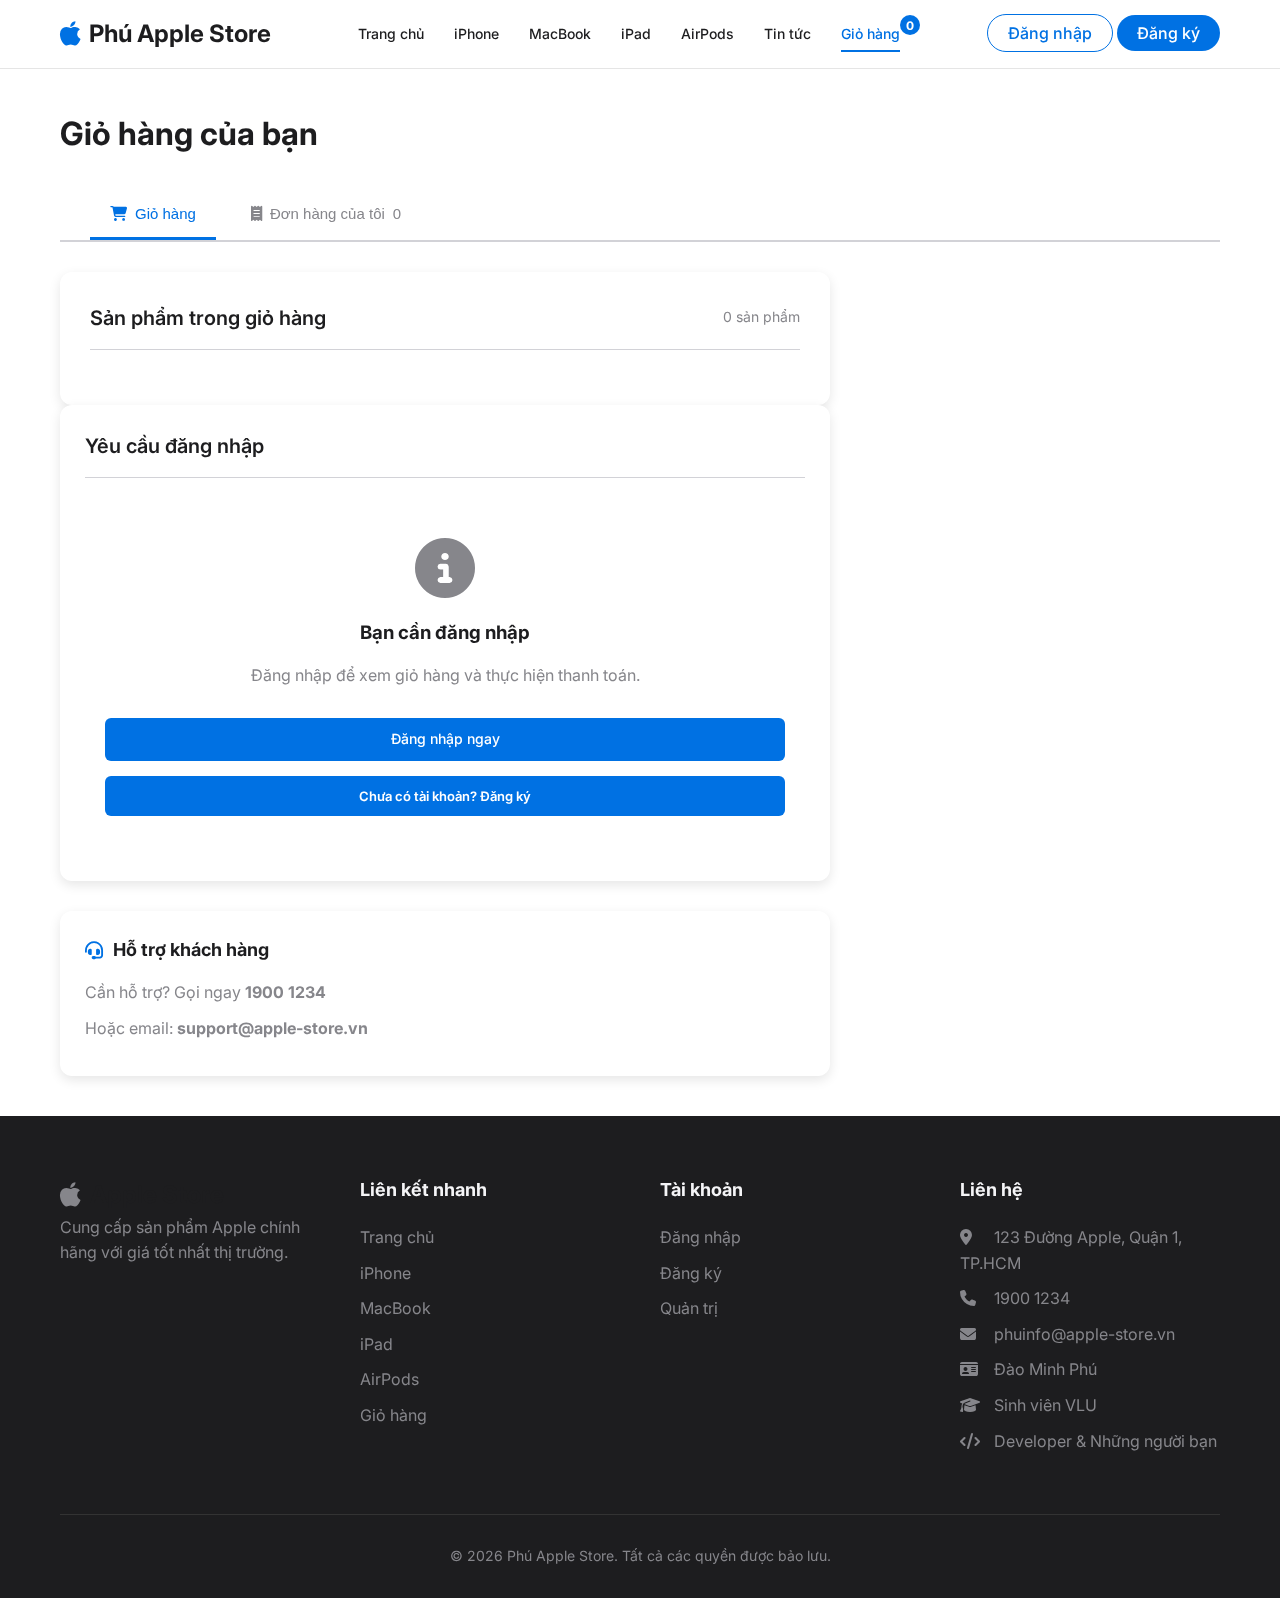
<file: cart.html>
<!DOCTYPE html>
<html lang="vi">
<head>
    <meta charset="UTF-8">
    <meta name="viewport" content="width=device-width, initial-scale=1.0">
    <title>Giỏ hàng - Apple Store</title>
    <link rel="stylesheet" href="css/style.css">
    <link rel="stylesheet" href="css/cart.css">
    <link rel="stylesheet" href="https://cdnjs.cloudflare.com/ajax/libs/font-awesome/6.4.0/css/all.min.css">
    <link href="https://fonts.googleapis.com/css2?family=Inter:wght@300;400;500;600;700&display=swap" rel="stylesheet">
</head>
<body>
    <!-- Header -->
    <header class="header">
        <div class="container">
            <div class="header-content">
                <div class="logo">
                    <a href="index.html">
                        <i class="fab fa-apple"></i>
                        <span>Phú Apple Store</span>
                    </a>
                </div>
                
                <nav class="main-nav">
                    <ul>
                        <li><a href="index.html">Trang chủ</a></li>
                        <li><a href="index.html#iphones">iPhone</a></li>
                        <li><a href="index.html#macbooks">MacBook</a></li>
                        <li><a href="index.html#ipads">iPad</a></li>
                        <li><a href="index.html#airpods">AirPods</a></li>
                        <li><a href="news.html" class="nav-page">Tin tức</a></li>
                        <li><a href="cart.html" class="active">Giỏ hàng <span class="cart-count" id="cart-page-count">0</span></a></li>
                    </ul>
                </nav>
                
                <div class="user-actions">
                    <div id="user-status">
                        <!-- JavaScript sẽ cập nhật -->
                        <a href="login.html" class="btn-login">Đăng nhập</a>
                        <a href="login.html?register=true" class="btn-register">Đăng ký</a>
                    </div>
                    <a href="admin.html" class="btn-admin hidden" id="admin-btn" title="Bảng điều khiển quản trị">
                        <i class="fas fa-cog"></i>
                    </a>
                </div>
                
                <button class="mobile-menu-btn" id="mobile-menu-btn" title="Menu di động">
                    <i class="fas fa-bars"></i>
                </button>
            </div>
        </div>
    </header>

    <!-- Cart Container -->
    <div class="cart-container">
        <div class="container">
            <h1 class="page-title">Giỏ hàng của bạn</h1>
            
            <!-- Tabs Navigation -->
            <div class="tabs-navigation">
                <button class="tab-button active" data-tab="cart-tab" onclick="switchTab('cart-tab')">
                    <i class="fas fa-shopping-cart"></i> Giỏ hàng
                </button>
                <button class="tab-button" data-tab="orders-tab" onclick="switchTab('orders-tab')">
                    <i class="fas fa-receipt"></i> Đơn hàng của tôi <span class="orders-count" id="orders-count">0</span>
                </button>
            </div>

            <div class="cart-content">
                <!-- Cart Items Tab -->
                <div id="cart-tab" class="tab-content active">
                    <div class="cart-items-section">
                        <div class="section-header">
                            <h2>Sản phẩm trong giỏ hàng</h2>
                            <span id="cart-items-count">0 sản phẩm</span>
                        </div>
                        
                        <div class="cart-items" id="cart-items">
                            <!-- Cart items will be loaded here -->
                            <div class="empty-cart" id="empty-cart">
                                <i class="fas fa-shopping-cart"></i>
                                <h3>Giỏ hàng của bạn đang trống</h3>
                                <p>Hãy thêm sản phẩm vào giỏ hàng để tiếp tục mua sắm</p>
                                <a href="index.html" class="btn-primary">Tiếp tục mua sắm</a>
                            </div>
                        </div>
                    </div>
                    
                    <div class="order-summary-section">
                        <div class="order-summary">
                            <h2>Tóm tắt đơn hàng</h2>
                            
                            <div class="summary-details">
                                <div class="summary-row">
                                    <span>Tạm tính</span>
                                    <span id="subtotal-price">0 VNĐ</span>
                                </div>
                                <div class="summary-row">
                                    <span>Phí vận chuyển</span>
                                    <span id="shipping-price">0 VNĐ</span>
                                </div>
                                <div class="summary-row">
                                    <span>Thuế (VAT 10%)</span>
                                    <span id="tax-price">0 VNĐ</span>
                                </div>
                                <div class="summary-row total">
                                    <span>Tổng cộng</span>
                                    <span id="total-price">0 VNĐ</span>
                                </div>
                            </div>
                            
                            <div class="checkout-actions">
                                <button class="btn-primary btn-checkout" id="checkout-btn">Tiến hành thanh toán</button>
                                <a href="index.html" class="continue-shopping">Tiếp tục mua sắm</a>
                            </div>
                            
                            <div class="payment-methods">
                                <h3>Phương thức thanh toán</h3>
                                <div class="payment-icons">
                                    <i class="fab fa-cc-visa"></i>
                                    <i class="fab fa-cc-mastercard"></i>
                                    <i class="fab fa-cc-paypal"></i>
                                    <i class="fas fa-money-bill-wave"></i>
                                </div>
                            </div>
                        </div>
                        
                        <div class="customer-support">
                            <h3><i class="fas fa-headset"></i> Hỗ trợ khách hàng</h3>
                            <p>Cần hỗ trợ? Gọi ngay <strong>1900 1234</strong></p>
                            <p>Hoặc email: <strong>support@apple-store.vn</strong></p>
                        </div>
                    </div>
                </div>

                <!-- Orders Tab -->
                <div id="orders-tab" class="tab-content">
                    <div class="orders-section">
                        <div class="section-header">
                            <h2>Đơn hàng của tôi</h2>
                        </div>
                        
                        <div class="orders-list" id="orders-list">
                            <div class="empty-orders">
                                <i class="fas fa-inbox"></i>
                                <h3>Chưa có đơn hàng nào</h3>
                                <p>Bạn chưa thực hiện đơn hàng nào. Hãy bắt đầu mua sắm ngay!</p>
                                <a href="index.html" class="btn-primary">Tiếp tục mua sắm</a>
                            </div>
                        </div>
                    </div>
                </div>
            </div>
        </div>
    </div>

    <!-- Footer -->
    <footer class="footer">
        <div class="container">
            <div class="footer-content">
                <div class="footer-section">
                    <div class="logo">
                        <i class="fab fa-apple"></i>
                        <span>Apple Store</span>
                    </div>
                    <p>Cung cấp sản phẩm Apple chính hãng với giá tốt nhất thị trường.</p>
                </div>
                
                <div class="footer-section">
                    <h3>Liên kết nhanh</h3>
                    <ul>
                        <li><a href="index.html">Trang chủ</a></li>
                        <li><a href="index.html#iphones">iPhone</a></li>
                        <li><a href="index.html#macbooks">MacBook</a></li>
                        <li><a href="index.html#ipads">iPad</a></li>
                        <li><a href="index.html#airpods">AirPods</a></li>
                        <li><a href="cart.html">Giỏ hàng</a></li>
                    </ul>
                </div>
                
                <div class="footer-section">
                    <h3>Tài khoản</h3>
                    <ul>
                        <li><a href="login.html">Đăng nhập</a></li>
                        <li><a href="login.html?register=true">Đăng ký</a></li>
                        <li><a href="admin.html">Quản trị</a></li>
                    </ul>
                </div>
                
                <div class="footer-section">
                    <h3>Liên hệ</h3>
                    <p><i class="fas fa-map-marker-alt"></i> 123 Đường Apple, Quận 1, TP.HCM</p>
                    <p><i class="fas fa-phone"></i> 1900 1234</p>
                    <p><i class="fas fa-envelope"></i> phuinfo@apple-store.vn</p>
                    <p><i class="fas fa-id-card"></i> Đào Minh Phú</p>
                    <p><i class="fas fa-graduation-cap"></i> Sinh viên VLU</p>
                    <p><i class="fas fa-code"></i> Developer & Những người bạn</p>
                </div>
            </div>
            
            <div class="footer-bottom">
                <p>&copy; 2026 Phú Apple Store. Tất cả các quyền được bảo lưu.</p>
            </div>
        </div>
    </footer>

    <!-- Profile Modal -->
    <div class="modal" id="profile-modal">
        <div class="modal-content">
            <span class="close-profile-modal">&times;</span>
            <div class="modal-body">
                <h2 class="modal-title">Thông tin tài khoản</h2>
                <p id="profile-membership" class="profile-membership"></p>
                <form id="profile-form">
                    <div class="form-group">
                        <label for="profile-name">Họ và tên</label>
                        <input type="text" id="profile-name" required>
                    </div>
                    <div class="form-group">
                        <label for="profile-email">Email</label>
                        <input type="email" id="profile-email" required>
                    </div>
                    <div class="form-group">
                        <label for="profile-address">Địa chỉ</label>
                        <input type="text" id="profile-address">
                    </div>
                    <div class="form-group">
                        <label for="profile-password">Mật khẩu mới</label>
                        <div class="password-input">
                            <input type="password" id="profile-password" placeholder="Để trống nếu không đổi">
                            <button type="button" class="toggle-password" id="toggle-profile-password" title="Hiển thị/ẩn mật khẩu">
                                <i class="fas fa-eye"></i>
                            </button>
                        </div>
                    </div>
                    <button type="submit" class="btn-primary">Lưu thay đổi</button>
                </form>
            </div>
        </div>
    </div>

    <!-- Checkout Modal -->
    <div class="modal" id="checkout-modal">
        <div class="modal-content">
            <span class="close-modal">&times;</span>
            <div class="modal-body">
                <h2 class="modal-title">Xác nhận thanh toán</h2>
                <div id="checkout-summary">
                    <!-- Checkout summary will be loaded here -->
                </div>
                <div class="checkout-form" id="checkout-form">
                    <div class="form-group">
                        <label for="customer-name">Họ và tên *</label>
                        <input type="text" id="customer-name" required>
                    </div>
                    
                    <div class="form-group">
                        <label for="customer-email">Email *</label>
                        <input type="email" id="customer-email" required>
                    </div>
                    
                    <div class="form-group">
                        <label for="customer-phone">Số điện thoại *</label>
                        <input type="tel" id="customer-phone" required>
                    </div>
                    
                    <div class="form-group">
                        <label for="customer-address">Địa chỉ giao hàng *</label>
                        <textarea id="customer-address" rows="3" required></textarea>
                    </div>
                    
                    <div class="form-group">
                        <label for="payment-method">Phương thức thanh toán *</label>
                        <select id="payment-method" required>
                            <option value="">Chọn phương thức</option>
                            <option value="cod">Thanh toán khi nhận hàng (COD)</option>
                            <option value="bank">Chuyển khoản ngân hàng</option>
                            <option value="card">Thẻ tín dụng/ghi nợ</option>
                        </select>
                    </div>
                    
                    <div class="form-group">
                        <label for="order-notes">Ghi chú đơn hàng</label>
                        <textarea id="order-notes" rows="2" placeholder="Ghi chú thêm cho đơn hàng..."></textarea>
                    </div>
                    <div class="form-group">
                        <label for="discount-code-input">Mã giảm giá</label>
                        <div class="discount-code-row">
                            <input type="text" id="discount-code-input" class="discount-code-input" placeholder="Nhập mã giảm giá...">
                            <button type="button" class="btn-secondary" id="apply-discount-btn">Áp dụng</button>
                        </div>
                        <div id="discount-message" class="discount-message-error"></div>
                        <div id="discount-success-message" class="discount-message-success"></div>
                    </div>
                    
                    <div class="form-actions">
                        <button type="button" class="btn-primary" id="confirm-checkout-btn">Xác nhận đặt hàng</button>
                        <button type="button" class="btn-secondary" onclick="document.getElementById('checkout-modal').style.display='none';">Hủy</button>
                    </div>
                </div>
                
                <div class="checkout-success hidden" id="checkout-success">
                    <div class="success-icon">
                        <i class="fas fa-check-circle"></i>
                    </div>
                    <h3>Đặt hàng thành công!</h3>
                    <p>Cảm ơn bạn đã đặt hàng. Đơn hàng của bạn đã được tiếp nhận.</p>
                    <p id="checkout-success-details">Mã đơn hàng: <strong id="order-id">#APP12345</strong></p>
                    <p>Chúng tôi sẽ liên hệ với bạn trong thời gian sớm nhất để xác nhận đơn hàng.</p>
                    <div class="success-actions">
                        <a href="index.html" class="btn-primary">Tiếp tục mua sắm</a>
                        <a href="cart.html" class="btn-view-orders" onclick="setTimeout(() => { document.getElementById('checkout-modal').style.display='none'; switchTab('orders-tab'); }, 100);">Xem đơn hàng của tôi</a>
                        <button class="btn-secondary" onclick="document.getElementById('checkout-modal').style.display='none';">Đóng</button>
                    </div>
                </div>
            </div>
        </div>
    </div>

    <script src="js/account.js"></script>
    <script src="js/item.js"></script>
    <script src="js/main.js"></script>
    <script src="js/cart.js"></script>
</body>
</html>
</file>
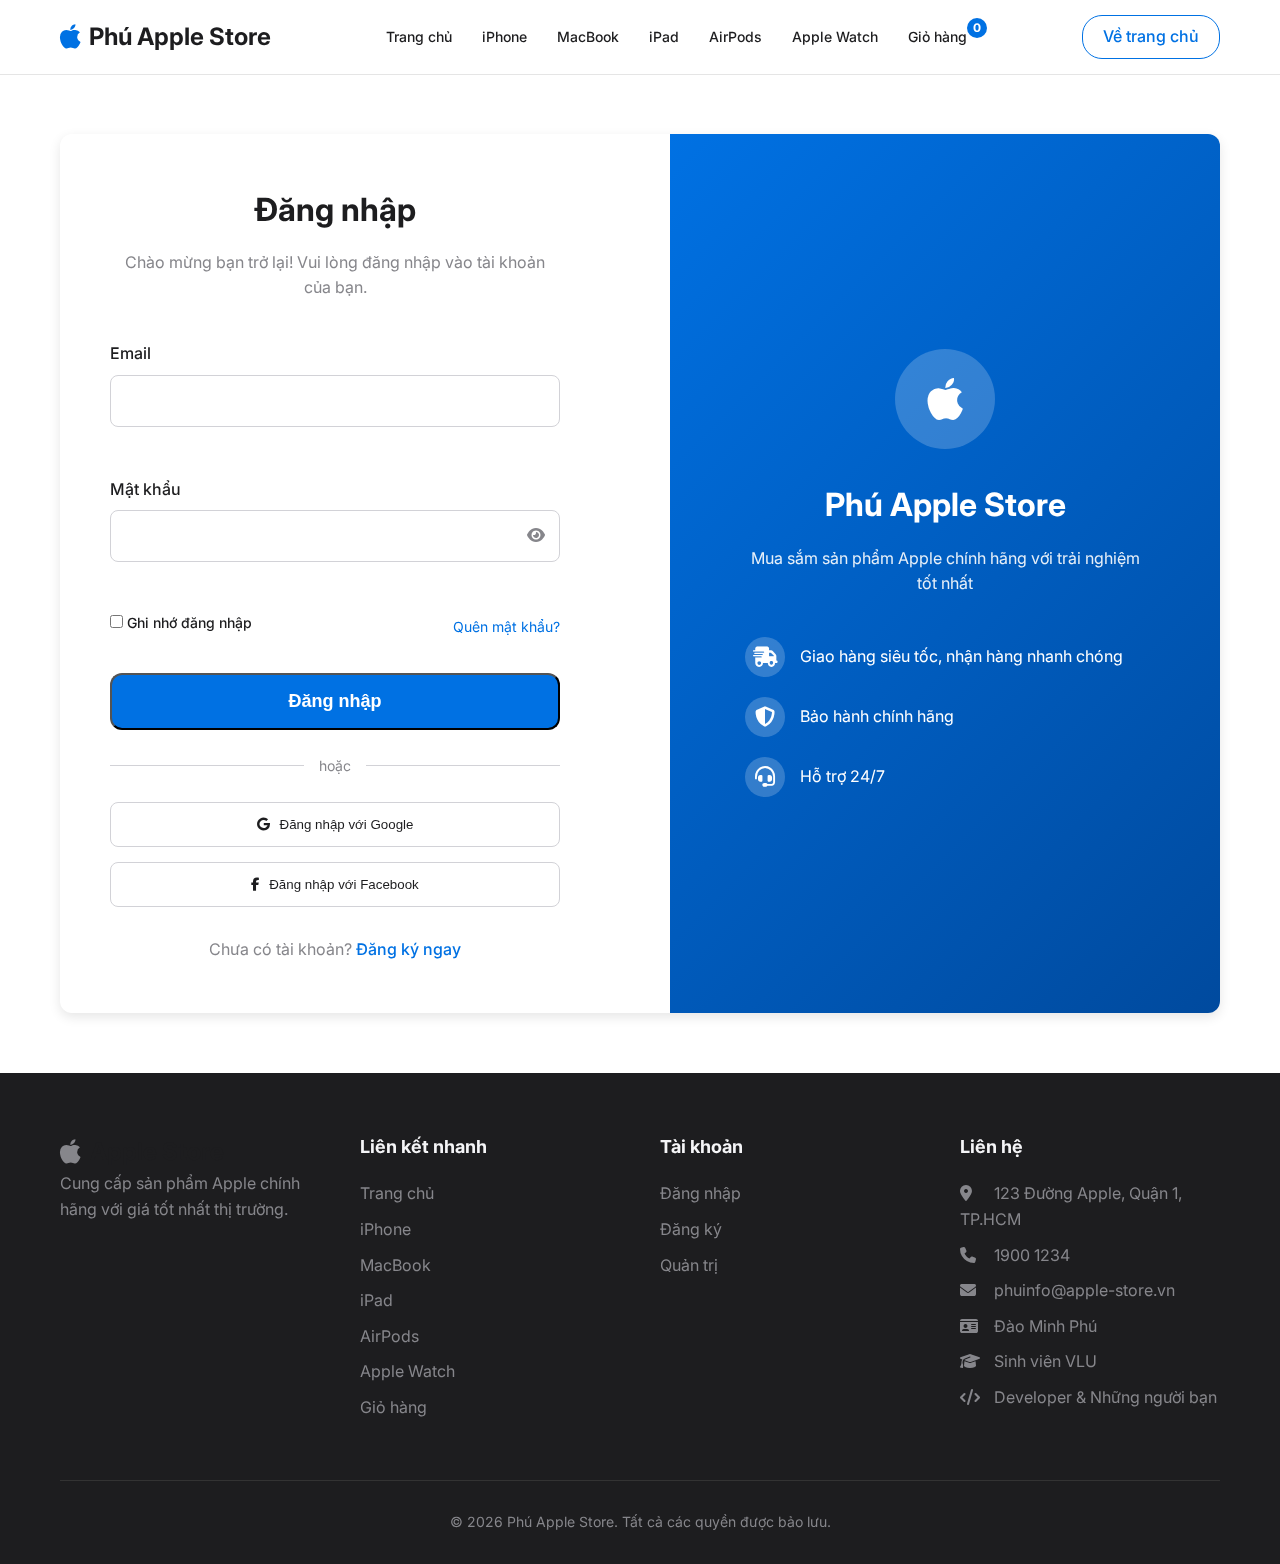
<file: login.html>
<!DOCTYPE html>
<html lang="vi">
<head>
    <meta charset="UTF-8">
    <meta name="viewport" content="width=device-width, initial-scale=1.0">
    <title>Đăng nhập - Apple Store</title>
    <link rel="stylesheet" href="css/style.css">
    <link rel="stylesheet" href="css/auth.css">
    <link rel="stylesheet" href="https://cdnjs.cloudflare.com/ajax/libs/font-awesome/6.4.0/css/all.min.css">
    <link href="https://fonts.googleapis.com/css2?family=Inter:wght@300;400;500;600;700&display=swap" rel="stylesheet">
</head>
<body>
    <!-- Header -->
    <header class="header">
        <div class="container">
            <div class="header-content">
                <div class="logo">
                    <a href="index.html">
                        <i class="fab fa-apple"></i>
                        <span>Phú Apple Store</span>
                    </a>
                </div>
                
                <nav class="main-nav">
                    <ul>
                        <li><a href="index.html">Trang chủ</a></li>
                        <li><a href="index.html#iphones">iPhone</a></li>
                        <li><a href="index.html#macbooks">MacBook</a></li>
                        <li><a href="index.html#ipads">iPad</a></li>
                        <li><a href="index.html#airpods">AirPods</a></li>
                        <li><a href="index.html#applewatches">Apple Watch</a></li>
                        <li><a href="cart.html">Giỏ hàng <span class="cart-count" id="cart-page-count">0</span></a></li>
                    </ul>
                </nav>
                
                <div class="user-actions">
                    <a href="index.html" class="btn-login">Về trang chủ</a>
                </div>
                
                <button class="mobile-menu-btn" id="mobile-menu-btn" title="Menu di động">
                    <i class="fas fa-bars"></i>
                </button>
            </div>
        </div>
    </header>

    <!-- Auth Container -->
    <div class="auth-container">
        <div class="container">
            <div class="auth-content">
                <!-- Login Form -->
                <div class="auth-form active" id="login-form">
                    <div class="auth-header">
                        <h1>Đăng nhập</h1>
                        <p>Chào mừng bạn trở lại! Vui lòng đăng nhập vào tài khoản của bạn.</p>
                    </div>
                    
                    <form id="login-form-element">
                        <div class="form-group">
                            <label for="login-email">Email</label>
                            <input type="email" id="login-email" required>
                            <div class="form-error" id="login-email-error"></div>
                        </div>
                        
                        <div class="form-group">
                            <label for="login-password">Mật khẩu</label>
                            <div class="password-input">
                                <input type="password" id="login-password" required>
                                <button type="button" class="toggle-password" id="toggle-login-password" title="Hiển thị/ẩn mật khẩu">
                                    <i class="fas fa-eye"></i>
                                </button>
                            </div>
                            <div class="form-error" id="login-password-error"></div>
                        </div>
                        
                        <div class="form-options">
                            <label class="checkbox-label">
                                <input type="checkbox" id="remember-me">
                                <span>Ghi nhớ đăng nhập</span>
                            </label>
                            <a href="#" class="forgot-password" id="forgot-password-link">Quên mật khẩu?</a>
                        </div>
                        
                        <button type="submit" class="btn-primary btn-auth">Đăng nhập</button>
                        
                        <div class="auth-divider">
                            <span>hoặc</span>
                        </div>
                        
                        <div class="social-login">
                            <button type="button" class="btn-social btn-google">
                                <i class="fab fa-google"></i>
                                Đăng nhập với Google
                            </button>
                            <button type="button" class="btn-social btn-facebook">
                                <i class="fab fa-facebook-f"></i>
                                Đăng nhập với Facebook
                            </button>
                        </div>
                        
                        <div class="auth-footer">
                            <p>Chưa có tài khoản? <a href="#" id="show-register-link">Đăng ký ngay</a></p>
                        </div>
                    </form>
                </div>
                
                <!-- Register Form -->
                <div class="auth-form" id="register-form">
                    <div class="auth-header">
                        <h1>Đăng ký tài khoản</h1>
                        <p>Tạo tài khoản mới để bắt đầu mua sắm.</p>
                    </div>
                    
                    <form id="register-form-element">
                        <div class="form-group">
                            <label for="register-name">Họ và tên</label>
                            <input type="text" id="register-name" required>
                            <div class="form-error" id="register-name-error"></div>
                        </div>
                        
                        <div class="form-group">
                            <label for="register-email">Email</label>
                            <input type="email" id="register-email" required>
                            <div class="form-error" id="register-email-error"></div>
                        </div>
                        
                        <div class="form-group">
                            <label for="register-phone">Số điện thoại</label>
                            <input type="tel" id="register-phone" required>
                            <div class="form-error" id="register-phone-error"></div>
                        </div>
                        
                        <div class="form-group">
                            <label for="register-address">Địa chỉ</label>
                            <textarea id="register-address" rows="3" required></textarea>
                            <div class="form-error" id="register-address-error"></div>
                        </div>
                        
                        <div class="form-group">
                            <label for="register-password">Mật khẩu</label>
                            <div class="password-input">
                                <input type="password" id="register-password" required>
                                <button type="button" class="toggle-password" id="toggle-register-password" title="Hiển thị/ẩn mật khẩu">
                                    <i class="fas fa-eye"></i>
                                </button>
                            </div>
                            <div class="form-error" id="register-password-error"></div>
                        </div>
                        
                        <div class="form-group">
                            <label for="register-confirm-password">Xác nhận mật khẩu</label>
                            <div class="password-input">
                                <input type="password" id="register-confirm-password" required>
                                <button type="button" class="toggle-password" id="toggle-register-confirm-password" title="Hiển thị/ẩn mật khẩu">
                                    <i class="fas fa-eye"></i>
                                </button>
                            </div>
                            <div class="form-error" id="register-confirm-password-error"></div>
                        </div>
                        
                        <div class="form-group">
                            <label class="checkbox-label">
                                <input type="checkbox" id="accept-terms" required>
                                <span>Tôi đồng ý với <a href="#">Điều khoản dịch vụ</a> và <a href="#">Chính sách bảo mật</a></span>
                            </label>
                            <div class="form-error" id="accept-terms-error"></div>
                        </div>
                        
                        <button type="submit" class="btn-primary btn-auth">Đăng ký</button>
                        
                        <div class="auth-footer">
                            <p>Đã có tài khoản? <a href="#" id="show-login-link">Đăng nhập ngay</a></p>
                        </div>
                    </form>
                </div>
                
                <!-- Forgot Password Form -->
                <div class="auth-form" id="forgot-password-form">
                    <div class="auth-header">
                        <h1>Quên mật khẩu</h1>
                        <p>Nhập email của bạn để nhận liên kết đặt lại mật khẩu.</p>
                    </div>
                    
                    <form id="forgot-password-form-element">
                        <div class="form-group">
                            <label for="forgot-email">Email</label>
                            <input type="email" id="forgot-email" required>
                            <div class="form-error" id="forgot-email-error"></div>
                        </div>
                        
                        <button type="submit" class="btn-primary btn-auth">Gửi liên kết đặt lại</button>
                        
                        <div class="auth-footer">
                            <p><a href="#" id="show-login-from-forgot-link">Quay lại đăng nhập</a></p>
                        </div>
                    </form>
                </div>
                
                <!-- Auth Illustration -->
                <div class="auth-illustration">
                    <div class="illustration-content">
                        <div class="illustration-image">
                            <i class="fab fa-apple"></i>
                        </div>
                        <h2>Phú Apple Store</h2>
                        <p>Mua sắm sản phẩm Apple chính hãng với trải nghiệm tốt nhất</p>
                        <div class="illustration-features">
                            <div class="feature">
                                <i class="fas fa-shipping-fast"></i>
                                <span>Giao hàng siêu tốc, nhận hàng nhanh chóng</span>
                            </div>
                            <div class="feature">
                                <i class="fas fa-shield-alt"></i>
                                <span>Bảo hành chính hãng</span>
                            </div>
                            <div class="feature">
                                <i class="fas fa-headset"></i>
                                <span>Hỗ trợ 24/7</span>
                            </div>
                        </div>
                    </div>
                </div>
            </div>
        </div>
    </div>

    <!-- Footer -->
    <footer class="footer">
        <div class="container">
            <div class="footer-content">
                <div class="footer-section">
                    <div class="logo">
                        <i class="fab fa-apple"></i>
                        <span>Apple Store</span>
                    </div>
                    <p>Cung cấp sản phẩm Apple chính hãng với giá tốt nhất thị trường.</p>
                </div>
                
                <div class="footer-section">
                    <h3>Liên kết nhanh</h3>
                    <ul>
                        <li><a href="index.html">Trang chủ</a></li>
                        <li><a href="index.html#iphones">iPhone</a></li>
                        <li><a href="index.html#macbooks">MacBook</a></li>
                        <li><a href="index.html#ipads">iPad</a></li>
                        <li><a href="index.html#airpods">AirPods</a></li>
                        <li><a href="index.html#applewatches">Apple Watch</a></li>
                        <li><a href="cart.html">Giỏ hàng</a></li>
                    </ul>
                </div>
                
                <div class="footer-section">
                    <h3>Tài khoản</h3>
                    <ul>
                        <li><a href="login.html">Đăng nhập</a></li>
                        <li><a href="login.html?register=true">Đăng ký</a></li>
                        <li><a href="admin.html">Quản trị</a></li>
                    </ul>
                </div>
                
                <div class="footer-section">
                    <h3>Liên hệ</h3>
                    <p><i class="fas fa-map-marker-alt"></i> 123 Đường Apple, Quận 1, TP.HCM</p>
                    <p><i class="fas fa-phone"></i> 1900 1234</p>
                    <p><i class="fas fa-envelope"></i> phuinfo@apple-store.vn</p>
                    <p><i class="fas fa-id-card"></i> Đào Minh Phú</p>
                    <p><i class="fas fa-graduation-cap"></i> Sinh viên VLU</p>
                    <p><i class="fas fa-code"></i> Developer & Những người bạn</p>
                </div>
            </div>
            
            <div class="footer-bottom">
                <p>&copy; 2026 Phú Apple Store. Tất cả các quyền được bảo lưu.</p>
            </div>
        </div>
    </footer>

    <script src="js/account.js"></script>
    <script src="js/item.js"></script>
    <script src="js/main.js"></script>
    <script src="js/auth.js"></script>
</body>
</html>
</file>
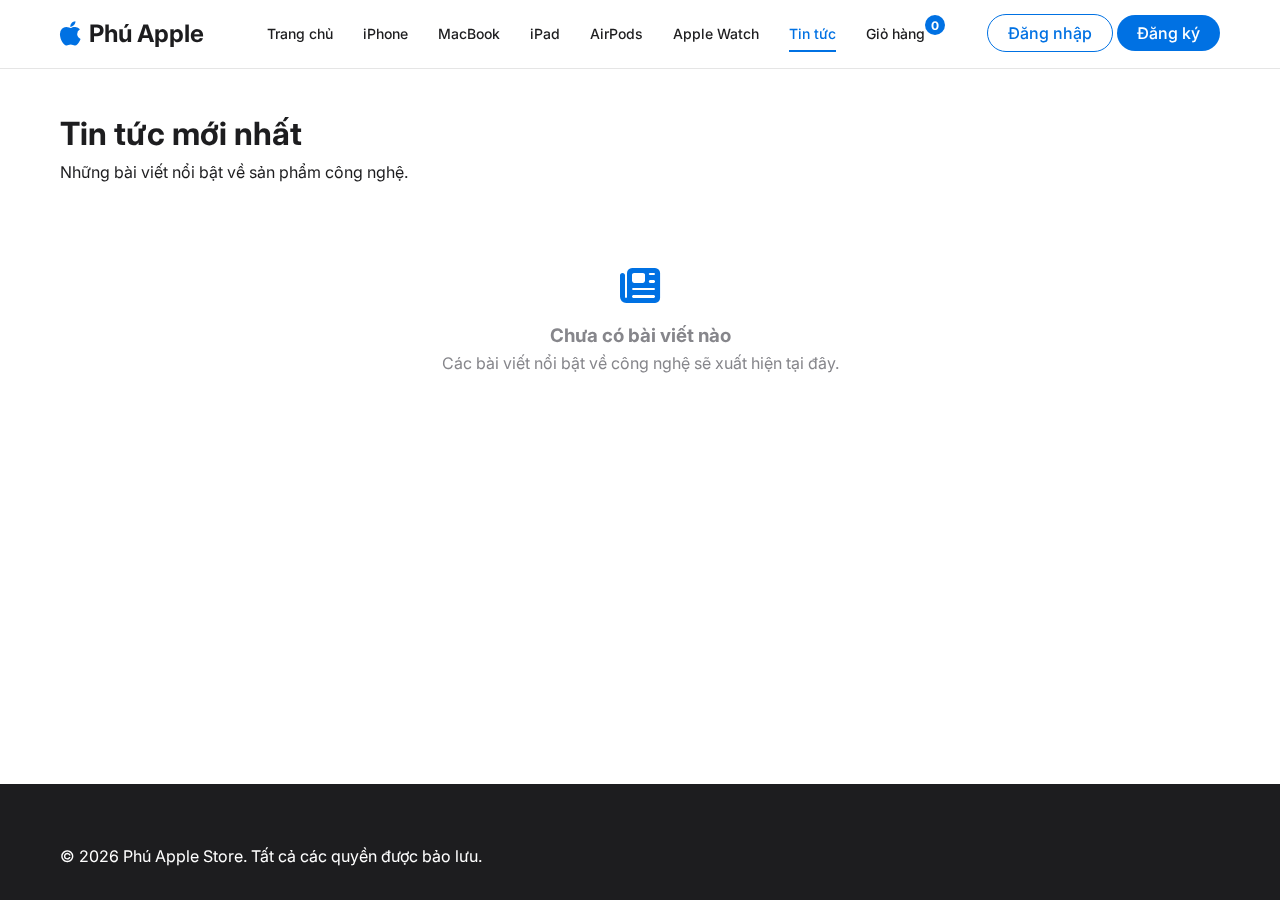
<file: news.html>
<!DOCTYPE html>
<html lang="vi">
<head>
    <meta charset="UTF-8">
    <meta name="viewport" content="width=device-width, initial-scale=1.0">
    <title>Tin tức - Phú Apple Store</title>
    <link rel="stylesheet" href="css/style.css">
    <link rel="stylesheet" href="https://cdnjs.cloudflare.com/ajax/libs/font-awesome/6.4.0/css/all.min.css">
    <link href="https://fonts.googleapis.com/css2?family=Inter:wght@300;400;500;600;700&display=swap" rel="stylesheet">
</head>
<body>
    <header class="header">
        <div class="container">
            <div class="header-content">
                <div class="logo">
                    <a href="index.html">
                        <i class="fab fa-apple"></i>
                        <span>Phú Apple</span>
                    </a>
                </div>
                
                <nav class="main-nav">
                    <ul>
                        <li><a href="index.html" class="nav-home">Trang chủ</a></li>
                        <li><a href="category.html?type=iphones" class="nav-section">iPhone</a></li>
                        <li><a href="category.html?type=macbooks" class="nav-section">MacBook</a></li>
                        <li><a href="category.html?type=ipads" class="nav-section">iPad</a></li>
                        <li><a href="category.html?type=airpods" class="nav-section">AirPods</a></li>
                        <li><a href="category.html?type=applewatches" class="nav-section">Apple Watch</a></li>
                        <li><a href="news.html" class="nav-page active">Tin tức</a></li>
                        <li><a href="cart.html" class="nav-page" id="cart-link">Giỏ hàng <span class="cart-count">0</span></a></li>
                    </ul>
                </nav>
                
                <div class="user-actions">
                    <div id="user-status">
                        <a href="login.html" class="btn-login">Đăng nhập</a>
                        <a href="login.html?register=true" class="btn-register">Đăng ký</a>
                    </div>
                    <a href="admin.html" class="btn-admin hidden" id="admin-btn" title="Bảng điều khiển quản trị">
                        <i class="fas fa-cog"></i>
                    </a>
                </div>
                
                <button class="mobile-menu-btn" id="mobile-menu-btn" title="Menu di động">
                    <i class="fas fa-bars"></i>
                </button>
            </div>
        </div>
    </header>
    
    <main class="news-page">
        <div class="container">
            <section id="news-list-section">
                <h1 class="page-title">Tin tức mới nhất</h1>
                <p class="page-subtitle">Những bài viết nổi bật về sản phẩm công nghệ.</p>
                <div id="news-list" class="news-list">
                    <!-- Danh sách bài viết sẽ được hiển thị ở đây -->
                </div>
            </section>
            
            <section id="news-detail-section" class="news-detail hidden">
                <button class="btn-secondary back-to-list" id="back-to-news-list">
                    <i class="fas fa-arrow-left"></i> Quay lại danh sách
                </button>
                <article id="news-detail-article">
                    <!-- Nội dung bài viết -->
                </article>
            </section>
        </div>
    </main>
    
    <footer class="footer">
        <div class="container">
            <p>&copy; <span id="current-year"></span> Phú Apple Store. Tất cả các quyền được bảo lưu.</p>
        </div>
    </footer>
    
    <script src="js/account.js"></script>
    <script src="js/item.js"></script>
    <script src="js/main.js"></script>
    <script>
        document.addEventListener('DOMContentLoaded', function() {
            initNewsPage();
        });
    </script>
</body>
</html>
</file>
<file: css/cart.css>
/* Cart Styles */
.cart-container {
    padding: 40px 0;
    min-height: calc(100vh - 150px);
}

.page-title {
    font-size: 32px;
    font-weight: 700;
    margin-bottom: 30px;
    color: var(--dark-color);
}

.cart-content {
    display: grid;
    grid-template-columns: 1fr 350px;
    gap: 40px;
}

.cart-items-section {
    background-color: white;
    border-radius: var(--border-radius);
    box-shadow: var(--shadow);
    padding: 30px;
}

.section-header {
    display: flex;
    justify-content: space-between;
    align-items: center;
    margin-bottom: 25px;
    padding-bottom: 15px;
    border-bottom: 1px solid var(--border-color);
}

.section-header h2 {
    font-size: 20px;
    font-weight: 600;
}

.section-header span {
    color: var(--gray-color);
    font-size: 14px;
}

.cart-items {
    display: flex;
    flex-direction: column;
    gap: 20px;
}

.empty-cart {
    text-align: center;
    padding: 60px 0;
    color: var(--gray-color);
}

.empty-cart i {
    font-size: 60px;
    margin-bottom: 20px;
    color: var(--border-color);
}

.empty-cart h3 {
    font-size: 20px;
    margin-bottom: 10px;
    color: var(--dark-color);
}

.empty-cart p {
    margin-bottom: 25px;
}

.cart-item {
    display: grid;
    grid-template-columns: 100px 1fr auto;
    gap: 20px;
    padding: 20px;
    border: 1px solid var(--border-color);
    border-radius: var(--border-radius);
    transition: var(--transition);
}

.cart-item:hover {
    border-color: var(--primary-color);
    box-shadow: 0 2px 8px rgba(0, 113, 227, 0.1);
}

.cart-item-image {
    width: 100px;
    height: 100px;
    display: flex;
    align-items: center;
    justify-content: center;
    background-color: #f5f5f7;
    border-radius: 8px;
    overflow: hidden;
}

.cart-item-image img {
    max-width: 100%;
    max-height: 100%;
    object-fit: contain;
}

.cart-item-info {
    display: flex;
    flex-direction: column;
    justify-content: space-between;
}

.cart-item-title {
    font-size: 18px;
    font-weight: 600;
    margin-bottom: 8px;
    color: var(--dark-color);
}

.cart-item-description {
    color: var(--gray-color);
    font-size: 14px;
    margin-bottom: 15px;
    display: -webkit-box;
    -webkit-line-clamp: 2;
    line-clamp: 2;
    -webkit-box-orient: vertical;
    overflow: hidden;
}

.discount-code-row {
    display: flex;
    gap: 8px;
    align-items: center;
}

.discount-code-input {
    flex: 1;
}

.discount-message-error {
    margin-top: 6px;
    color: #e53935;
    font-size: 14px;
}

.discount-message-success {
    margin-top: 6px;
    color: #34c759;
    font-size: 14px;
}

.cart-item-price {
    font-size: 18px;
    font-weight: 700;
    color: var(--primary-color);
}

.cart-item-controls {
    display: flex;
    flex-direction: column;
    align-items: flex-end;
    justify-content: space-between;
}

.quantity-controls {
    display: flex;
    align-items: center;
    gap: 10px;
    background-color: var(--light-color);
    border-radius: 20px;
    padding: 5px;
}

.quantity-btn {
    width: 30px;
    height: 30px;
    border-radius: 50%;
    border: none;
    background-color: white;
    color: var(--dark-color);
    font-weight: 600;
    cursor: pointer;
    display: flex;
    align-items: center;
    justify-content: center;
    transition: var(--transition);
}

.quantity-btn:hover {
    background-color: var(--primary-color);
    color: white;
}

.quantity-input {
    width: 40px;
    text-align: center;
    border: none;
    background: transparent;
    font-weight: 600;
    font-size: 16px;
}

.cart-item-total {
    font-size: 20px;
    font-weight: 700;
    color: var(--dark-color);
}

.cart-item-remove {
    background: none;
    border: none;
    color: var(--danger-color);
    cursor: pointer;
    font-size: 14px;
    transition: var(--transition);
    display: flex;
    align-items: center;
    gap: 5px;
}

.cart-item-remove:hover {
    color: #d32f2f;
    text-decoration: underline;
}

/* Order Summary */
.order-summary-section {
    display: flex;
    flex-direction: column;
    gap: 30px;
}

.order-summary {
    background-color: white;
    border-radius: var(--border-radius);
    box-shadow: var(--shadow);
    padding: 25px;
}

.order-summary h2 {
    font-size: 20px;
    font-weight: 600;
    margin-bottom: 20px;
    padding-bottom: 15px;
    border-bottom: 1px solid var(--border-color);
}

.summary-details {
    margin-bottom: 25px;
}

.summary-row {
    display: flex;
    justify-content: space-between;
    margin-bottom: 15px;
    font-size: 16px;
}

.summary-row.total {
    font-size: 20px;
    font-weight: 700;
    color: var(--dark-color);
    margin-top: 20px;
    padding-top: 15px;
    border-top: 1px solid var(--border-color);
}

.checkout-actions {
    display: flex;
    flex-direction: column;
    gap: 15px;
    margin-bottom: 25px;
}

.btn-checkout {
    width: 100%;
    padding: 16px;
    font-size: 18px;
    font-weight: 600;
    border-radius: 12px;
}

.continue-shopping {
    text-align: center;
    color: var(--primary-color);
    transition: var(--transition);
}

.continue-shopping:hover {
    text-decoration: underline;
}

.payment-methods {
    border-top: 1px solid var(--border-color);
    padding-top: 20px;
}

.payment-methods h3 {
    font-size: 16px;
    margin-bottom: 15px;
    color: var(--gray-color);
}

.payment-icons {
    display: flex;
    gap: 15px;
    font-size: 30px;
    color: var(--gray-color);
}

.customer-support {
    background-color: white;
    border-radius: var(--border-radius);
    box-shadow: var(--shadow);
    padding: 25px;
}

.customer-support h3 {
    display: flex;
    align-items: center;
    gap: 10px;
    font-size: 18px;
    margin-bottom: 15px;
    color: var(--dark-color);
}

.customer-support h3 i {
    color: var(--primary-color);
}

.customer-support p {
    margin-bottom: 10px;
    color: var(--gray-color);
}

/* Checkout Form */
.checkout-form {
    margin-top: 30px;
}

.checkout-form .form-group {
    margin-bottom: 20px;
}

.checkout-form label {
    display: block;
    margin-bottom: 8px;
    font-weight: 500;
}

.checkout-form input,
.checkout-form select,
.checkout-form textarea {
    width: 100%;
    padding: 12px 15px;
    border: 1px solid var(--border-color);
    border-radius: 8px;
    font-family: 'Inter', sans-serif;
    font-size: 16px;
    transition: var(--transition);
}

.checkout-form input:focus,
.checkout-form select:focus,
.checkout-form textarea:focus {
    outline: none;
    border-color: var(--primary-color);
    box-shadow: 0 0 0 3px rgba(0, 113, 227, 0.1);
}

/* Checkout Success */
.checkout-success {
    text-align: center;
    padding: 30px 0;
}

.success-icon {
    font-size: 60px;
    color: var(--success-color);
    margin-bottom: 20px;
}

.checkout-success h3 {
    font-size: 24px;
    margin-bottom: 15px;
    color: var(--dark-color);
}

.checkout-success p {
    margin-bottom: 10px;
    color: var(--gray-color);
}

#checkout-success-details {
    background-color: #e7f3ff;
    padding: 12px 15px;
    border-radius: 6px;
    border-left: 4px solid var(--primary-color);
    color: var(--primary-color);
    font-weight: 500;
    margin: 15px 0 !important;
}

.success-actions {
    display: flex;
    gap: 15px;
    justify-content: center;
    margin-top: 25px;
    flex-wrap: wrap;
}

.btn-view-orders {
    background-color: #28a745;
    color: white;
    padding: 10px 20px;
    border-radius: 6px;
    text-decoration: none;
    display: inline-flex;
    align-items: center;
    gap: 8px;
    font-weight: 500;
    transition: all 0.3s ease;
}

.btn-view-orders:hover {
    background-color: #218838;
    box-shadow: 0 4px 12px rgba(40, 167, 69, 0.3);
    transform: translateY(-2px);
}

/* Order Summary Items */
.order-items-summary {
    margin-bottom: 25px;
    max-height: 200px;
    overflow-y: auto;
}

.order-item {
    display: flex;
    justify-content: space-between;
    padding: 10px 0;
    border-bottom: 1px solid var(--border-color);
}

.order-item:last-child {
    border-bottom: none;
}

.order-item-name {
    font-weight: 500;
}

.order-item-quantity {
    color: var(--gray-color);
    font-size: 14px;
}

.order-item-price {
    font-weight: 600;
}

/* Responsive */
@media (max-width: 992px) {
    .cart-content {
        grid-template-columns: 1fr;
    }
}

@media (max-width: 768px) {
    .cart-item {
        grid-template-columns: 1fr;
        text-align: center;
    }
    
    .cart-item-image {
        margin: 0 auto;
    }
    
    .cart-item-controls {
        align-items: center;
    }
    
    .success-actions {
        flex-direction: column;
    }
}

/* Tabs Navigation */
.tabs-navigation {
    display: flex;
    gap: 15px;
    margin-bottom: 30px;
    border-bottom: 2px solid var(--border-color);
    background-color: white;
    border-radius: var(--border-radius) var(--border-radius) 0 0;
    padding: 0 30px;
}

.tab-button {
    padding: 15px 20px;
    background: none;
    border: none;
    cursor: pointer;
    font-size: 15px;
    font-weight: 500;
    color: var(--gray-color);
    border-bottom: 3px solid transparent;
    transition: all 0.3s ease;
    display: flex;
    align-items: center;
    gap: 8px;
}

.tab-button:hover {
    color: var(--primary-color);
}

.tab-button.active {
    color: var(--primary-color);
    border-bottom-color: var(--primary-color);
}

.tab-content {
    display: none;
}

.tab-content.active {
    display: block;
}

/* Orders Section */
.orders-section {
    background-color: white;
    border-radius: var(--border-radius);
    box-shadow: var(--shadow);
    padding: 30px;
}

.orders-list {
    display: flex;
    flex-direction: column;
    gap: 20px;
}

.empty-orders {
    text-align: center;
    padding: 60px 30px;
}

.empty-orders i {
    font-size: 64px;
    color: var(--border-color);
    margin-bottom: 20px;
}

.empty-orders h3 {
    font-size: 20px;
    color: var(--dark-color);
    margin-bottom: 10px;
}

.empty-orders p {
    color: var(--gray-color);
    margin-bottom: 20px;
}

/* Order Card */
.order-card {
    background-color: #f9f9f9;
    border: 1px solid var(--border-color);
    border-radius: var(--border-radius);
    padding: 20px;
    transition: all 0.3s ease;
}

.order-card:hover {
    box-shadow: var(--shadow);
}

.order-header {
    display: flex;
    justify-content: space-between;
    align-items: flex-start;
    margin-bottom: 20px;
    padding-bottom: 15px;
    border-bottom: 1px solid var(--border-color);
}

.order-info h3 {
    font-size: 16px;
    margin-bottom: 8px;
}

.order-id {
    color: var(--dark-color);
}

.order-date {
    color: var(--gray-color);
    font-size: 13px;
    display: flex;
    align-items: center;
    gap: 5px;
}

.order-status {
    display: flex;
    align-items: center;
}

.status-badge {
    padding: 6px 12px;
    border-radius: 20px;
    font-size: 12px;
    font-weight: 600;
    text-transform: uppercase;
}

.status-pending {
    background-color: #fff3cd;
    color: #856404;
}

.status-confirmed {
    background-color: #d1ecf1;
    color: #0c5460;
}

.status-shipped {
    background-color: #cce5ff;
    color: #004085;
}

.status-delivered {
    background-color: #d4edda;
    color: #155724;
}

.status-failed {
    background-color: #ffe5d9;
    color: #b0413e;
}

.status-cancelled {
    background-color: #f8d7da;
    color: #721c24;
}

.order-items {
    margin-bottom: 15px;
}

.order-items h4 {
    font-size: 14px;
    margin-bottom: 10px;
    color: var(--dark-color);
}

.items-list {
    background-color: white;
    border-radius: 6px;
    padding: 10px;
}

.order-item-row {
    display: flex;
    justify-content: space-between;
    align-items: center;
    padding: 8px;
    font-size: 13px;
}

.order-item-row:not(:last-child) {
    border-bottom: 1px solid var(--border-color);
}

.item-name {
    flex: 1;
    color: var(--dark-color);
}

.item-quantity {
    color: var(--gray-color);
    margin: 0 15px;
}

.item-price {
    font-weight: 600;
    color: var(--primary-color);
    min-width: 100px;
    text-align: right;
}

.order-total {
    padding: 10px 0;
    text-align: right;
    font-size: 15px;
    color: var(--primary-color);
}

.order-actions {
    display: flex;
    gap: 10px;
    margin-top: 15px;
}

.btn-view-details,
.btn-cancel-order,
.btn-view-cancel-reason,
.btn-view-failed-reason {
    flex: 1;
    padding: 10px 15px;
    border: none;
    border-radius: 6px;
    font-size: 13px;
    cursor: pointer;
    transition: all 0.3s ease;
    display: flex;
    align-items: center;
    justify-content: center;
    gap: 5px;
}

.btn-view-details {
    background-color: var(--primary-color);
    color: white;
}

.btn-view-details:hover {
    opacity: 0.9;
}

.btn-cancel-order {
    background-color: #f8d7da;
    color: #721c24;
    border: 1px solid #f5c6cb;
}

.btn-cancel-order:hover {
    background-color: #f5c6cb;
}

.btn-view-cancel-reason {
    background-color: #d1ecf1;
    color: #0c5460;
    border: 1px solid #bee5eb;
}

.btn-view-cancel-reason:hover {
    background-color: #bee5eb;
}

.btn-view-failed-reason {
    background-color: #ffe5d9;
    color: #b0413e;
    border: 1px solid #ffccb8;
}

.btn-view-failed-reason:hover {
    background-color: #ffccb8;
}

/* Order Details Modal */
.order-details-modal {
    background: white;
    border-radius: var(--border-radius);
    max-width: 900px;
    width: 95%;
    max-height: 90vh;
    overflow-y: auto;
}

.modal-header {
    padding: 20px 30px;
    border-bottom: 1px solid var(--border-color);
    display: flex;
    justify-content: space-between;
    align-items: center;
}

.modal-header h2 {
    font-size: 22px;
    color: var(--dark-color);
}

.close-modal {
    font-size: 28px;
    font-weight: 300;
    cursor: pointer;
    color: var(--gray-color);
    transition: color 0.2s;
}

.close-modal:hover {
    color: var(--dark-color);
}

.modal-body {
    padding: 30px;
}

.order-details-section {
    margin-bottom: 30px;
}

.order-details-section h3 {
    font-size: 16px;
    color: var(--dark-color);
    margin-bottom: 15px;
    padding-bottom: 10px;
    border-bottom: 1px solid var(--border-color);
}

.details-grid {
    display: grid;
    grid-template-columns: repeat(auto-fit, minmax(250px, 1fr));
    gap: 20px;
}

.detail-item {
    display: flex;
    flex-direction: column;
}

.detail-item .label {
    font-size: 13px;
    color: var(--gray-color);
    margin-bottom: 5px;
    font-weight: 500;
}

.detail-item .value {
    font-size: 14px;
    color: var(--dark-color);
}

.order-items-table {
    width: 100%;
    border-collapse: collapse;
    background-color: white;
    border-radius: 6px;
    overflow: hidden;
}

.order-items-table thead {
    background-color: #f9f9f9;
}

.order-items-table th {
    padding: 12px;
    text-align: left;
    font-weight: 600;
    color: var(--dark-color);
    border-bottom: 1px solid var(--border-color);
}

.order-items-table td {
    padding: 12px;
    border-bottom: 1px solid var(--border-color);
    font-size: 14px;
}

.summary-grid {
    background-color: #f9f9f9;
    border-radius: 6px;
    padding: 15px 20px;
}

.summary-row {
    display: flex;
    justify-content: space-between;
    padding: 8px 0;
    font-size: 14px;
}

.summary-row.total {
    border-top: 2px solid var(--border-color);
    padding-top: 12px;
    margin-top: 12px;
    font-size: 16px;
    font-weight: 600;
    color: var(--primary-color);
}

.modal-footer {
    padding: 20px 30px;
    border-top: 1px solid var(--border-color);
    display: flex;
    justify-content: flex-end;
    gap: 10px;
}

.btn-primary,
.btn-secondary {
    padding: 10px 20px;
    border: none;
    border-radius: 6px;
    cursor: pointer;
    font-size: 14px;
    font-weight: 500;
    transition: all 0.3s ease;
}

.btn-primary {
    background-color: var(--primary-color);
    color: white;
}

.btn-primary:hover {
    opacity: 0.9;
}

.btn-secondary {
    background-color: var(--border-color);
    color: var(--dark-color);
}

.btn-secondary:hover {
    background-color: #ddd;
}

/* Modal */
.modal {
    position: fixed;
    top: 0;
    left: 0;
    width: 100%;
    height: 100%;
    background-color: rgba(0, 0, 0, 0.5);
    display: none;
    justify-content: center;
    align-items: center;
    z-index: 1000;
}

.modal.active {
    display: flex;
}

/* Cancel Order Modal Styles */
.cancel-order-modal {
    position: fixed;
    top: 0;
    left: 0;
    width: 100%;
    height: 100%;
    background-color: rgba(0, 0, 0, 0.6);
    display: flex;
    justify-content: center;
    align-items: center;
    z-index: 1000;
    padding: 20px;
    box-sizing: border-box;
}

.cancel-modal-content {
    background: white;
    border-radius: var(--border-radius);
    max-width: 600px;
    width: 100%;
    box-shadow: 0 15px 50px rgba(0, 0, 0, 0.3);
    overflow: hidden;
    display: flex;
    flex-direction: column;
    animation: slideInUp 0.3s ease;
}

@keyframes slideInUp {
    from {
        opacity: 0;
        transform: translateY(30px);
    }
    to {
        opacity: 1;
        transform: translateY(0);
    }
}

.cancel-modal-header {
    padding: 25px 30px;
    background: linear-gradient(135deg, #ff6b6b 0%, #ee5a52 100%);
    color: white;
    display: flex;
    justify-content: space-between;
    align-items: flex-start;
}

.cancel-modal-title {
    display: flex;
    align-items: center;
    gap: 15px;
    flex: 1;
}

.cancel-modal-title i {
    font-size: 28px;
}

.cancel-modal-title h2 {
    font-size: 22px;
    margin: 0;
    font-weight: 600;
}

.cancel-modal-header .close-modal {
    color: white;
    font-size: 28px;
    cursor: pointer;
    transition: opacity 0.2s;
    line-height: 1;
}

.cancel-modal-header .close-modal:hover {
    opacity: 0.8;
}

.cancel-modal-body {
    padding: 30px;
    flex: 1;
    overflow-y: auto;
    max-height: calc(100vh - 250px);
}

.cancel-warning-box {
    background-color: #fff3cd;
    border-left: 4px solid #ffc107;
    border-radius: 6px;
    padding: 15px 20px;
    margin-bottom: 25px;
    display: flex;
    gap: 15px;
}

.cancel-warning-box i {
    font-size: 24px;
    color: #856404;
    flex-shrink: 0;
    margin-top: 2px;
}

.cancel-warning-box p {
    margin: 0;
    color: #856404;
    font-size: 14px;
}

.cancel-warning-box p:first-of-type {
    font-weight: 500;
}

.cancel-warning-box strong {
    color: #721c24;
    font-weight: 600;
}

.cancel-order-info {
    margin-bottom: 25px;
    padding-bottom: 20px;
    border-bottom: 1px solid var(--border-color);
}

.cancel-order-info h3 {
    font-size: 16px;
    font-weight: 600;
    color: var(--dark-color);
    margin-bottom: 15px;
}

.info-grid {
    display: grid;
    grid-template-columns: repeat(2, 1fr);
    gap: 15px;
}

.info-item {
    display: flex;
    flex-direction: column;
}

.info-label {
    font-size: 12px;
    color: var(--gray-color);
    text-transform: uppercase;
    font-weight: 600;
    margin-bottom: 5px;
}

.info-value {
    font-size: 15px;
    color: var(--dark-color);
    font-weight: 500;
}

.cancel-reason-input {
    width: 100%;
    padding: 12px 15px;
    border: 2px solid var(--border-color);
    border-radius: 6px;
    font-family: inherit;
    font-size: 14px;
    resize: vertical;
    transition: border-color 0.3s, box-shadow 0.3s;
}

.cancel-reason-input:focus {
    outline: none;
    border-color: #ff6b6b;
    box-shadow: 0 0 0 3px rgba(255, 107, 107, 0.1);
}

.form-group label {
    display: flex;
    align-items: center;
    gap: 8px;
    margin-bottom: 10px;
    font-weight: 500;
    color: var(--dark-color);
    font-size: 14px;
}

.form-group label i {
    color: #ff6b6b;
}

.required {
    color: #ff6b6b;
    font-weight: 600;
}

.char-count {
    margin-top: 8px;
    font-size: 12px;
    color: var(--gray-color);
    text-align: right;
}

.cancel-modal-footer {
    padding: 20px 30px;
    background-color: #f9f9f9;
    display: flex;
    justify-content: flex-end;
    gap: 12px;
    border-top: 1px solid var(--border-color);
    flex-shrink: 0;
}

.btn-cancel-reject,
.btn-cancel-confirm {
    padding: 12px 25px;
    border: none;
    border-radius: 6px;
    cursor: pointer;
    font-size: 14px;
    font-weight: 500;
    transition: all 0.3s ease;
    display: flex;
    align-items: center;
    gap: 8px;
}

.btn-cancel-reject {
    background-color: var(--border-color);
    color: var(--dark-color);
}

.btn-cancel-reject:hover {
    background-color: #ddd;
    transform: translateY(-2px);
    box-shadow: 0 4px 12px rgba(0, 0, 0, 0.1);
}

.btn-cancel-confirm {
    background-color: #ff6b6b;
    color: white;
}

.btn-cancel-confirm:hover {
    background-color: #ff5252;
    transform: translateY(-2px);
    box-shadow: 0 4px 12px rgba(255, 107, 107, 0.3);
}

/* Responsive Cancel Modal */
@media (max-width: 600px) {
    .cancel-modal-content {
        max-width: 100%;
        max-height: 90vh;
    }
    
    .cancel-modal-body {
        max-height: calc(90vh - 220px);
        padding: 20px;
    }
    
    .cancel-modal-header {
        padding: 20px;
    }
    
    .cancel-modal-title h2 {
        font-size: 18px;
    }
    
    .info-grid {
        grid-template-columns: 1fr;
    }
    
    .cancel-modal-footer {
        flex-direction: column;
        padding: 15px 20px;
    }
    
    .btn-cancel-reject,
    .btn-cancel-confirm {
        width: 100%;
        justify-content: center;
    }
}

/* View Cancel Reason Modal */
.view-cancel-reason-modal {
    position: fixed;
    top: 0;
    left: 0;
    width: 100%;
    height: 100%;
    background-color: rgba(0, 0, 0, 0.6);
    display: flex;
    justify-content: center;
    align-items: center;
    z-index: 1000;
    padding: 20px;
    box-sizing: border-box;
}

.cancel-reason-modal-content {
    background: white;
    border-radius: var(--border-radius);
    max-width: 600px;
    width: 100%;
    box-shadow: 0 15px 50px rgba(0, 0, 0, 0.3);
    overflow: hidden;
    display: flex;
    flex-direction: column;
    animation: slideInUp 0.3s ease;
}

.cancel-reason-modal-header {
    padding: 25px 30px;
    background: linear-gradient(135deg, #0c5460 0%, #0d6e7a 100%);
    color: white;
    display: flex;
    justify-content: space-between;
    align-items: flex-start;
}

.cancel-reason-modal-title {
    display: flex;
    align-items: center;
    gap: 15px;
    flex: 1;
}

.cancel-reason-modal-title i {
    font-size: 28px;
}

.cancel-reason-modal-title h2 {
    font-size: 22px;
    margin: 0;
    font-weight: 600;
}

.cancel-reason-modal-header .close-modal {
    color: white;
    font-size: 28px;
    cursor: pointer;
    transition: opacity 0.2s;
    line-height: 1;
}

.cancel-reason-modal-header .close-modal:hover {
    opacity: 0.8;
}

.cancel-reason-modal-body {
    padding: 30px;
    flex: 1;
    overflow-y: auto;
}

.cancel-info-box {
    background-color: #d1ecf1;
    border-left: 4px solid #0c5460;
    border-radius: 6px;
    padding: 15px 20px;
    margin-bottom: 25px;
    display: flex;
    gap: 30px;
}

.cancel-info-item {
    display: flex;
    flex-direction: column;
}

.cancel-info-label {
    font-size: 12px;
    color: #0c5460;
    text-transform: uppercase;
    font-weight: 600;
    margin-bottom: 5px;
}

.cancel-info-value {
    font-size: 15px;
    color: #0c5460;
    font-weight: 500;
}

.cancel-reason-box {
    padding: 20px;
    background-color: #f9f9f9;
    border-radius: 6px;
    border: 1px solid var(--border-color);
}

.cancel-reason-box h3 {
    font-size: 16px;
    color: var(--dark-color);
    margin: 0 0 15px 0;
    display: flex;
    align-items: center;
    gap: 10px;
}

.cancel-reason-box h3 i {
    color: #0c5460;
}

.cancel-reason-text {
    font-size: 14px;
    color: var(--dark-color);
    line-height: 1.6;
    margin: 0;
    white-space: pre-wrap;
    word-wrap: break-word;
}

.cancel-reason-modal-footer {
    padding: 20px 30px;
    background-color: #f9f9f9;
    display: flex;
    justify-content: flex-end;
    border-top: 1px solid var(--border-color);
    flex-shrink: 0;
}

/* Responsive View Cancel Modal */
@media (max-width: 600px) {
    .cancel-reason-modal-content {
        max-width: 100%;
    }
    
    .cancel-reason-modal-body {
        padding: 20px;
    }
    
    .cancel-reason-modal-header {
        padding: 20px;
    }
    
    .cancel-reason-modal-title h2 {
        font-size: 18px;
    }
    
    .cancel-info-box {
        flex-direction: column;
        gap: 15px;
    }
}
</file>
<file: css/auth.css>
/* Auth Styles */
.auth-container {
    padding: 60px 0;
    min-height: calc(100vh - 150px);
    display: flex;
    align-items: center;
}

.auth-content {
    display: grid;
    grid-template-columns: 1fr 1fr;
    gap: 60px;
    max-width: 1200px;
    margin: 0 auto;
    background-color: white;
    border-radius: var(--border-radius);
    box-shadow: var(--shadow);
    overflow: hidden;
}

.auth-form {
    padding: 50px;
}

.auth-form.active {
    display: block;
}

.auth-form:not(.active) {
    display: none;
}

.auth-header {
    margin-bottom: 40px;
    text-align: center;
}

.auth-header h1 {
    font-size: 32px;
    font-weight: 700;
    margin-bottom: 15px;
    color: var(--dark-color);
}

.auth-header p {
    color: var(--gray-color);
    font-size: 16px;
}

/* Form Styles */
.auth-form .form-group {
    margin-bottom: 25px;
}

.auth-form label {
    display: block;
    margin-bottom: 8px;
    font-weight: 500;
    color: var(--dark-color);
}

.auth-form input,
.auth-form textarea {
    width: 100%;
    padding: 15px;
    border: 1px solid var(--border-color);
    border-radius: 8px;
    font-family: 'Inter', sans-serif;
    font-size: 16px;
    transition: var(--transition);
}

.auth-form input:focus,
.auth-form textarea:focus {
    outline: none;
    border-color: var(--primary-color);
    box-shadow: 0 0 0 3px rgba(0, 113, 227, 0.1);
}

.password-input {
    position: relative;
}

.toggle-password {
    position: absolute;
    right: 15px;
    top: 50%;
    transform: translateY(-50%);
    background: none;
    border: none;
    color: var(--gray-color);
    cursor: pointer;
    font-size: 16px;
}

.toggle-password:hover {
    color: var(--dark-color);
}

.form-error {
    color: var(--danger-color);
    font-size: 14px;
    margin-top: 5px;
    min-height: 20px;
}

.form-options {
    display: flex;
    justify-content: space-between;
    align-items: center;
    margin-bottom: 30px;
}

.checkbox-label {
    display: flex;
    align-items: center;
    gap: 8px;
    cursor: pointer;
    font-size: 14px;
}

.checkbox-label input {
    width: auto;
}

.forgot-password {
    color: var(--primary-color);
    font-size: 14px;
    transition: var(--transition);
}

.forgot-password:hover {
    text-decoration: underline;
}

.btn-auth {
    width: 100%;
    padding: 16px;
    font-size: 18px;
    font-weight: 600;
    border-radius: 12px;
    margin-bottom: 25px;
}

.auth-divider {
    display: flex;
    align-items: center;
    margin-bottom: 25px;
}

.auth-divider::before,
.auth-divider::after {
    content: '';
    flex: 1;
    height: 1px;
    background-color: var(--border-color);
}

.auth-divider span {
    padding: 0 15px;
    color: var(--gray-color);
    font-size: 14px;
}

.social-login {
    display: flex;
    flex-direction: column;
    gap: 15px;
    margin-bottom: 30px;
}

.btn-social {
    display: flex;
    align-items: center;
    justify-content: center;
    gap: 10px;
    padding: 14px;
    border-radius: 8px;
    font-weight: 500;
    border: 1px solid var(--border-color);
    background-color: white;
    color: var(--dark-color);
    cursor: pointer;
    transition: var(--transition);
}

.btn-social:hover {
    background-color: var(--light-color);
}

.btn-google:hover {
    border-color: #db4437;
    color: #db4437;
}

.btn-facebook:hover {
    border-color: #4267B2;
    color: #4267B2;
}

.auth-footer {
    text-align: center;
    color: var(--gray-color);
}

.auth-footer a {
    color: var(--primary-color);
    font-weight: 500;
    transition: var(--transition);
}

.auth-footer a:hover {
    text-decoration: underline;
}

/* Illustration */
.auth-illustration {
    background: linear-gradient(135deg, #0071e3 0%, #004a9e 100%);
    padding: 50px;
    display: flex;
    align-items: center;
    justify-content: center;
    color: white;
}

.illustration-content {
    text-align: center;
    max-width: 400px;
}

.illustration-image {
    width: 100px;
    height: 100px;
    background-color: rgba(255, 255, 255, 0.2);
    border-radius: 50%;
    display: flex;
    align-items: center;
    justify-content: center;
    margin: 0 auto 30px;
    font-size: 48px;
}

.illustration-content h2 {
    font-size: 32px;
    margin-bottom: 15px;
    font-weight: 700;
}

.illustration-content p {
    font-size: 16px;
    margin-bottom: 40px;
    opacity: 0.9;
}

.illustration-features {
    display: flex;
    flex-direction: column;
    gap: 20px;
}

.feature {
    display: flex;
    align-items: center;
    gap: 15px;
    font-size: 16px;
}

.feature i {
    font-size: 20px;
    width: 40px;
    height: 40px;
    background-color: rgba(255, 255, 255, 0.2);
    border-radius: 50%;
    display: flex;
    align-items: center;
    justify-content: center;
}

/* Responsive */
@media (max-width: 992px) {
    .auth-content {
        grid-template-columns: 1fr;
        max-width: 600px;
    }
    
    .auth-illustration {
        display: none;
    }
}

@media (max-width: 576px) {
    .auth-form {
        padding: 30px 20px;
    }
    
    .form-options {
        flex-direction: column;
        align-items: flex-start;
        gap: 15px;
    }
    
    .auth-header h1 {
        font-size: 28px;
    }
}
</file>
<file: css/style.css>
/* Reset và biến CSS */
:root {
    --primary-color: #0071e3;
    --secondary-color: #1d1d1f;
    --light-color: #f5f5f7;
    --dark-color: #1d1d1f;
    --gray-color: #86868b;
    --border-color: #d2d2d7;
    --success-color: #34c759;
    --danger-color: #ff3b30;
    --warning-color: #ff9500;
    --shadow: 0 4px 12px rgba(0, 0, 0, 0.1);
    --border-radius: 12px;
    --transition: all 0.3s ease;
}

* {
    margin: 0;
    padding: 0;
    box-sizing: border-box;
}

body {
    font-family: 'Inter', -apple-system, BlinkMacSystemFont, sans-serif;
    line-height: 1.6;
    color: var(--dark-color);
    background-color: #fff;
    min-height: 100vh;
    display: flex;
    flex-direction: column;
}

main {
    flex: 1;
}

.container {
    width: 100%;
    max-width: 1200px;
    margin: 0 auto;
    padding: 0 20px;
}

a {
    text-decoration: none;
    color: inherit;
}

ul {
    list-style: none;
}

img {
    max-width: 100%;
    height: auto;
}

/* Header */
.header {
    background-color: rgba(255, 255, 255, 0.95);
    -webkit-backdrop-filter: saturate(180%) blur(20px);
    backdrop-filter: saturate(180%) blur(20px);
    position: sticky;
    top: 0;
    z-index: 100;
    box-shadow: 0 1px 0 rgba(0, 0, 0, 0.1);
}

.header-top {
    border-bottom: 1px solid rgba(0, 0, 0, 0.06);
}

.header-content {
    display: flex;
    justify-content: space-between;
    align-items: center;
    padding: 15px 0;
}

.logo {
    display: flex;
    align-items: center;
    font-size: 24px;
    font-weight: 700;
    text-decoration: none;
    color: var(--dark-color);
}

.logo a {
    display: flex;
    align-items: center;
    color: var(--dark-color);
    text-decoration: none;
}

.logo i {
    color: var(--primary-color);
    margin-right: 8px;
    font-size: 28px;
}

.main-nav {
    display: flex;
    gap: 30px;
    flex: 1;
    justify-content: center;
}

.main-nav a {
    font-size: 14px;
    font-weight: 500;
    color: var(--dark-color);
    text-decoration: none;
    transition: color 0.3s ease;
    padding: 5px 0;
    position: relative;
}

.main-nav a:hover {
    color: var(--primary-color);
}

.main-nav ul {
    display: flex;
    gap: 30px;
}

.main-nav a {
    font-weight: 500;
    transition: var(--transition);
    padding: 5px 0;
    position: relative;
}

.main-nav a:hover,
.main-nav a.active {
    color: var(--primary-color);
}

.main-nav a.active::after {
    content: '';
    position: absolute;
    bottom: -5px;
    left: 0;
    width: 100%;
    height: 2px;
    background-color: var(--primary-color);
}

/* Header Right Section */
.header-right {
    display: flex;
    align-items: center;
    gap: 20px;
}

.search-bar {
    display: flex;
    align-items: center;
    background: rgba(0, 0, 0, 0.05);
    border-radius: 20px;
    padding: 8px 15px;
    gap: 8px;
    transition: all 0.3s ease;
    min-width: 200px;
}

.search-bar:hover {
    background: rgba(0, 0, 0, 0.08);
}

.search-bar:focus-within {
    background: rgba(0, 113, 227, 0.1);
    border-color: var(--primary-color);
}

.search-bar input {
    background: none;
    border: none;
    outline: none;
    flex: 1;
    font-size: 14px;
    color: var(--dark-color);
}

.search-bar input::placeholder {
    color: var(--gray-color);
}

#category-search-btn {
    background: none;
    border: none;
    color: var(--gray-color);
    cursor: pointer;
    font-size: 16px;
    transition: color 0.3s ease;
}

#category-search-btn:hover {
    color: var(--primary-color);
}

.cart-icon {
    display: flex;
    align-items: center;
    justify-content: center;
    width: 40px;
    height: 40px;
    border-radius: 50%;
    background: rgba(0, 0, 0, 0.05);
    color: var(--dark-color);
    text-decoration: none;
    font-size: 18px;
    transition: all 0.3s ease;
    position: relative;
}

.cart-icon:hover {
    background: rgba(0, 113, 227, 0.1);
    color: var(--primary-color);
}

.cart-count {
    position: absolute;
    top: -5px;
    right: -20px;
    background-color: var(--primary-color);
    color: white;
    border-radius: 50%;
    width: 20px;
    height: 20px;
    display: flex;
    align-items: center;
    justify-content: center;
    font-size: 11px;
    font-weight: 700;
    min-width: 20px;
}

.user-menu {
    position: relative;
}

.user-btn {
    display: flex;
    align-items: center;
    justify-content: center;
    width: 40px;
    height: 40px;
    border-radius: 50%;
    background: rgba(0, 0, 0, 0.05);
    border: none;
    color: var(--dark-color);
    cursor: pointer;
    font-size: 18px;
    transition: all 0.3s ease;
}

.user-btn:hover {
    background: rgba(0, 113, 227, 0.1);
    color: var(--primary-color);
}

.dropdown-menu {
    position: absolute;
    top: 45px;
    right: 0;
    background: white;
    border: 1px solid var(--border-color);
    border-radius: 8px;
    min-width: 150px;
    box-shadow: 0 4px 12px rgba(0, 0, 0, 0.1);
    z-index: 1000;
    overflow: hidden;
}

.dropdown-menu a {
    display: block;
    padding: 12px 16px;
    color: var(--dark-color);
    text-decoration: none;
    border-bottom: 1px solid var(--border-color);
    font-size: 14px;
    transition: all 0.3s ease;
}

.dropdown-menu a:last-child {
    border-bottom: none;
}

.dropdown-menu a:hover {
    background: var(--light-color);
    color: var(--primary-color);
}

.sr-only {
    position: absolute;
    width: 1px;
    height: 1px;
    padding: 0;
    margin: -1px;
    overflow: hidden;
    clip: rect(0, 0, 0, 0);
    white-space: nowrap;
    border-width: 0;
}

/* THÊM HIỆU ỨNG HOVER GẠCH CHÂN (tùy chọn) */
.main-nav a.nav-section:hover::after {
    content: '';
    position: absolute;
    bottom: -5px;
    left: 0;
    width: 100%;
    height: 2px;
    background-color: var(--primary-color);
    opacity: 0.5;
}

.main-nav a.nav-page:hover::after {
    content: '';
    position: absolute;
    bottom: -5px;
    left: 0;
    width: 100%;
    height: 2px;
    background-color: var(--primary-color);
    opacity: 0.5;
}

.user-actions {
    display: flex;
    align-items: center;
    gap: 15px;
}

.btn-login,
.btn-register {
    padding: 8px 20px;
    border-radius: 20px;
    font-weight: 500;
    transition: var(--transition);
}

.btn-login {
    border: 1px solid var(--primary-color);
    color: var(--primary-color);
}

.btn-login:hover {
    background-color: rgba(0, 113, 227, 0.1);
}

.btn-register {
    background-color: var(--primary-color);
    color: white;
}

.btn-register:hover {
    background-color: #0077ed;
}

.btn-admin {
    display: flex;
    align-items: center;
    justify-content: center;
    width: 40px;
    height: 40px;
    border-radius: 50%;
    background-color: var(--light-color);
    color: var(--dark-color);
    transition: var(--transition);
}

.btn-admin:hover {
    background-color: var(--primary-color);
    color: white;
}

.hidden {
    display: none !important;
}

/* ===== NEWS PAGE ===== */
.news-page {
    padding: 40px 0 60px;
}

.news-list {
    display: flex;
    flex-direction: column;
    gap: 20px;
    margin-top: 20px;
}

.news-item {
    display: flex;
    gap: 20px;
    padding: 16px;
    border-radius: var(--border-radius);
    background-color: var(--light-color);
    cursor: pointer;
    transition: var(--transition);
}

.news-item:hover {
    transform: translateY(-3px);
    box-shadow: var(--shadow);
}

.news-thumbnail {
    width: 180px;
    min-width: 180px;
    height: 110px;
    border-radius: 12px;
    overflow: hidden;
    background-color: #f2f2f7;
    display: flex;
    align-items: center;
    justify-content: center;
}

.news-thumbnail img {
    width: 100%;
    height: 100%;
    object-fit: cover;
}

.news-info {
    flex: 1;
    display: flex;
    flex-direction: column;
    gap: 6px;
}

.news-title {
    font-size: 18px;
    font-weight: 600;
    color: var(--dark-color);
}

.news-excerpt {
    color: var(--gray-color);
    font-size: 14px;
    line-height: 1.5;
}

.news-meta {
    display: flex;
    gap: 12px;
    font-size: 13px;
    color: var(--gray-color);
    margin-top: 4px;
}

.news-author {
    font-weight: 500;
    color: var(--primary-color);
}

.news-date::before {
    content: "•";
    margin: 0 6px 0 0;
}

.empty-news {
    text-align: center;
    padding: 60px 0;
    color: var(--gray-color);
}

.empty-news i {
    font-size: 40px;
    margin-bottom: 16px;
    color: var(--primary-color);
}

.news-detail {
    margin-top: 20px;
}

.news-detail-header h1 {
    font-size: 26px;
    margin-bottom: 10px;
}

.news-detail-content {
    margin-top: 20px;
    line-height: 1.7;
}

.news-detail-content img {
    max-width: 100%;
    border-radius: 12px;
    margin: 16px 0;
}

.back-to-list {
    margin-bottom: 20px;
    display: inline-flex;
    align-items: center;
}

.mobile-menu-btn {
    display: none;
    background: none;
    border: none;
    font-size: 24px;
    color: var(--dark-color);
    cursor: pointer;
}

.cart-count {
    background-color: var(--primary-color);
    color: white;
    border-radius: 50%;
    width: 20px;
    height: 20px;
    display: inline-flex;
    align-items: center;
    justify-content: center;
    font-size: 12px;
    margin-left: 5px;
}

/* === HERO BANNER STYLES === */
.hero {
    background: linear-gradient(135deg, rgba(114, 176, 238, 0.9) 0%, rgba(0, 74, 158, 0.9) 100%), 
                url('https://images.unsplash.com/photo-1526170375885-4d8ecf77b99f?ixlib=rb-4.0.3&ixid=M3wxMjA3fDB8MHxwaG90by1wYWdlfHx8fGVufDB8fHx8fA%3D%3D&auto=format&fit=crop&w=2070&q=80');
    background-size: cover;
    background-position: center;
    padding: 100px 0;
    text-align: center;
    color: white;
    position: relative;
    min-height: 600px;
    display: flex;
    align-items: center;
}

.hero-content {
    max-width: 800px;
    margin: 0 auto;
    padding: 0 20px;
    z-index: 2;
    position: relative;
}

.hero-content h1 {
    font-size: 48px;
    font-weight: 800;
    margin-bottom: 20px;
    color: white;
    text-shadow: 0 2px 10px rgba(0, 0, 0, 0.3);
    line-height: 1.2;
}

.hero-content p {
    font-size: 20px;
    color: rgba(255, 255, 255, 0.9);
    margin-bottom: 30px;
    max-width: 600px;
    margin-left: auto;
    margin-right: auto;
    line-height: 1.6;
}

.hero-buttons {
    display: flex;
    gap: 20px;
    justify-content: center;
    flex-wrap: wrap;
}

.btn-hero-primary {
    display: inline-block;
    background-color: white;
    color: var(--primary-color);
    padding: 16px 32px;
    border-radius: 30px;
    font-weight: 700;
    font-size: 18px;
    transition: var(--transition);
    border: 2px solid white;
}

.btn-hero-primary:hover {
    background-color: transparent;
    color: white;
    transform: translateY(-2px);
    box-shadow: 0 10px 20px rgba(0, 0, 0, 0.2);
}

.btn-hero-secondary {
    display: inline-block;
    background-color: transparent;
    color: white;
    padding: 16px 32px;
    border-radius: 30px;
    font-weight: 700;
    font-size: 18px;
    transition: var(--transition);
    border: 2px solid white;
}

.btn-hero-secondary:hover {
    background-color: white;
    color: var(--primary-color);
    transform: translateY(-2px);
    box-shadow: 0 10px 20px rgba(0, 0, 0, 0.2);
}

/* Hero features section */
.hero-features {
    display: grid;
    grid-template-columns: repeat(4, 1fr);
    gap: 30px;
    margin: 80px auto 40px;
    padding: 40px 0;
    max-width: 1200px;
}

.hero-feature {
    text-align: center;
    color: var(--dark-color);
}

.hero-feature-icon {
    width: 70px;
    height: 70px;
    background-color: white;
    border-radius: 50%;
    display: flex;
    align-items: center;
    justify-content: center;
    margin: 0 auto 20px;
    font-size: 30px;
    color: var(--primary-color);
    box-shadow: 0 4px 12px rgba(0, 0, 0, 0.1);
}

.hero-feature h3 {
    font-size: 18px;
    margin-bottom: 10px;
    color: var(--dark-color);
}

.hero-feature p {
    font-size: 14px;
    color: var(--gray-color);
}

.btn-primary {
    display: inline-block;
    background-color: var(--primary-color);
    color: white;
    padding: 14px 32px;
    border-radius: 30px;
    font-weight: 600;
    font-size: 18px;
    transition: var(--transition);
}

.btn-primary:hover {
    background-color: #0077ed;
    transform: translateY(-2px);
    box-shadow: var(--shadow);
}

.btn-secondary {
    display: inline-block;
    background-color: #f5f5f7;
    color: var(--dark-color);
    padding: 10px 20px;
    border-radius: 999px;
    border: 1px solid var(--border-color);
    font-weight: 500;
    font-size: 14px;
    cursor: pointer;
    transition: var(--transition);
}

.btn-secondary i {
    margin-right: 8px;
}

.btn-secondary:hover {
    background-color: #e5e5ea;
    box-shadow: var(--shadow);
    transform: translateY(-1px);
}

/* Categories Section */
.categories {
    padding: 80px 0;
}

.section-title {
    font-size: 32px;
    font-weight: 700;
    text-align: center;
    margin-bottom: 50px;
    color: var(--dark-color);
}

.categories-grid {
    display: grid;
    grid-template-columns: repeat(auto-fit, minmax(250px, 1fr));
    gap: 30px;
}

.category-card {
    background-color: var(--light-color);
    border-radius: var(--border-radius);
    padding: 40px 20px;
    text-align: center;
    transition: var(--transition);
    border: 1px solid transparent;
}

.category-card:hover {
    transform: translateY(-10px);
    box-shadow: var(--shadow);
    border-color: var(--primary-color);
}

.category-icon {
    width: 80px;
    height: 80px;
    background-color: white;
    border-radius: 50%;
    display: flex;
    align-items: center;
    justify-content: center;
    margin: 0 auto 20px;
    font-size: 32px;
    color: var(--primary-color);
}

.category-card h3 {
    font-size: 24px;
    margin-bottom: 10px;
}

.category-card p {
    color: var(--gray-color);
}

/* Products Section */
.products-section {
    padding-bottom: 100px;
}

.category-products {
    margin-bottom: 80px;
}

.category-header {
    display: flex;
    justify-content: space-between;
    align-items: center;
    margin-bottom: 30px;
}

.view-all {
    color: var(--primary-color);
    font-weight: 500;
    transition: var(--transition);
}

.view-all:hover {
    text-decoration: underline;
}

.products-grid {
    display: grid;
    grid-template-columns: repeat(auto-fill, minmax(280px, 1fr));
    gap: 30px;
}

.product-card {
    background-color: white;
    border-radius: var(--border-radius);
    overflow: hidden;
    box-shadow: 0 4px 12px rgba(0, 0, 0, 0.05);
    transition: var(--transition);
    border: 1px solid var(--border-color);
}

.product-card:hover {
    transform: translateY(-5px);
    box-shadow: var(--shadow);
}

.product-image {
    height: 200px;
    overflow: hidden;
    display: flex;
    align-items: center;
    justify-content: center;
    background-color: #f5f5f7;
    padding: 20px;
}

.product-image img {
    max-height: 100%;
    object-fit: contain;
}

.product-info {
    padding: 20px;
}

.product-title {
    font-size: 18px;
    font-weight: 600;
    margin-bottom: 10px;
    display: -webkit-box;
    -webkit-line-clamp: 2;
    line-clamp: 2;
    -webkit-box-orient: vertical;
    overflow: hidden;
    height: 50px;
}

.product-description {
    color: var(--gray-color);
    font-size: 14px;
    margin-bottom: 15px;
    display: -webkit-box;
    -webkit-line-clamp: 2;
    line-clamp: 2;
    -webkit-box-orient: vertical;
    overflow: hidden;
    height: 40px;
}

.product-price {
    font-size: 20px;
    font-weight: 700;
    color: var(--primary-color);
    margin-bottom: 15px;
}

.product-actions {
    display: flex;
    gap: 10px;
    position: relative;
}

.btn-add-to-cart,
.btn-view-details {
    flex: 1;
    padding: 10px;
    border-radius: 8px;
    font-weight: 500;
    text-align: center;
    transition: var(--transition);
    cursor: pointer;
}

.btn-add-to-cart {
    background-color: var(--primary-color);
    color: white;
    border: none;
}

.btn-add-to-cart:hover {
    background-color: #0077ed;
}

.btn-add-to-cart.disabled {
    background-color: var(--gray-color);
    cursor: not-allowed;
    opacity: 0.7;
}

.btn-add-to-cart.disabled:hover {
    background-color: var(--gray-color);
    transform: none;
    box-shadow: none;
}

.btn-view-details {
    background-color: transparent;
    border: 1px solid var(--border-color);
    color: var(--dark-color);
}

.btn-view-details:hover {
    background-color: var(--light-color);
}

/* Footer */
.footer {
    background-color: var(--dark-color);
    color: white;
    padding: 60px 0 30px;
}

.footer-content {
    display: grid;
    grid-template-columns: repeat(auto-fit, minmax(250px, 1fr));
    gap: 40px;
    margin-bottom: 50px;
}

.footer-section h3 {
    font-size: 18px;
    margin-bottom: 20px;
    color: #f5f5f7;
}

.footer-section ul li {
    margin-bottom: 10px;
}

.footer-section ul li a {
    color: #86868b;
    transition: var(--transition);
}

.footer-section ul li a:hover {
    color: white;
}

.footer-section p {
    color: #86868b;
    margin-bottom: 10px;
}

.footer-section i {
    margin-right: 10px;
    width: 20px;
    color: #86868b;
}

.footer-bottom {
    text-align: center;
    padding-top: 30px;
    border-top: 1px solid #333;
    color: #86868b;
    font-size: 14px;
}

/* Modal */
.modal {
    display: none;
    position: fixed;
    top: 0;
    left: 0;
    width: 100%;
    height: 100%;
    background-color: rgba(0, 0, 0, 0.5);
    z-index: 1000;
    align-items: center;
    justify-content: center;
    padding: 20px;
}

.modal-content {
    background-color: white;
    border-radius: var(--border-radius);
    max-width: 800px;
    width: 100%;
    max-height: 90vh;
    overflow-y: auto;
    position: relative;
    animation: modalFadeIn 0.3s ease;
}

@keyframes modalFadeIn {
    from {
        opacity: 0;
        transform: translateY(-50px);
    }
    to {
        opacity: 1;
        transform: translateY(0);
    }
}

.close-modal {
    position: absolute;
    top: 20px;
    right: 20px;
    font-size: 30px;
    cursor: pointer;
    color: var(--gray-color);
    z-index: 10;
}

.close-modal:hover {
    color: var(--dark-color);
}

.modal-body {
    padding: 40px;
}

/* Profile Modal */
#profile-modal .close-profile-modal {
    position: absolute;
    top: 16px;
    right: 18px;
    width: 32px;
    height: 32px;
    display: flex;
    align-items: center;
    justify-content: center;
    border-radius: 999px;
    font-size: 20px;
    cursor: pointer;
    color: var(--gray-color);
    background-color: transparent;
    transition: background-color 0.2s ease, color 0.2s ease;
}

#profile-modal .close-profile-modal:hover {
    background-color: rgba(0, 0, 0, 0.04);
    color: var(--dark-color);
}

#profile-modal .modal-content {
    max-width: 480px;
}

#profile-modal .modal-body {
    padding: 28px 32px 32px;
}

#profile-modal .modal-title {
    font-size: 24px;
    font-weight: 700;
    margin-bottom: 20px;
    color: var(--dark-color);
}

#profile-modal .form-group {
    margin-bottom: 16px;
}

#profile-modal label {
    display: block;
    margin-bottom: 6px;
    font-weight: 500;
    color: var(--dark-color);
}

#profile-modal input {
    width: 100%;
    padding: 10px 12px;
    border: 1px solid var(--border-color);
    border-radius: 8px;
    font-family: 'Inter', sans-serif;
    font-size: 14px;
    transition: var(--transition);
}

#profile-modal input:focus {
    outline: none;
    border-color: var(--primary-color);
    box-shadow: 0 0 0 3px rgba(0, 113, 227, 0.1);
}

#profile-modal .btn-primary {
    width: 100%;
    margin-top: 8px;
}

/* Product Details Modal */
.product-details {
    display: grid;
    grid-template-columns: 1fr 1fr;
    gap: 40px;
}

.product-details-image {
    display: flex;
    align-items: center;
    justify-content: center;
    background-color: #f5f5f7;
    border-radius: var(--border-radius);
    padding: 30px;
    height: 400px;
}

.product-details-image img {
    max-height: 100%;
    object-fit: contain;
}

.product-details-info h2 {
    font-size: 28px;
    margin-bottom: 15px;
}

.product-details-price {
    font-size: 28px;
    font-weight: 700;
    color: var(--primary-color);
    margin-bottom: 20px;
}

.product-details-description {
    color: var(--gray-color);
    margin-bottom: 30px;
    line-height: 1.8;
}

.product-details-actions {
    display: flex;
    gap: 15px;
}

/* Responsive */
@media (max-width: 992px) {
    .product-details {
        grid-template-columns: 1fr;
    }
    
    .product-details-image {
        height: 300px;
    }
}

@media (max-width: 768px) {
    .header-content {
        flex-wrap: wrap;
    }
    
    .main-nav {
        order: 3;
        width: 100%;
        margin-top: 20px;
        display: none;
    }
    
    .main-nav.active {
        display: block;
    }
    
    .main-nav ul {
        flex-direction: column;
        gap: 15px;
    }
    
    .mobile-menu-btn {
        display: block;
    }
    
    .hero-content h1 {
        font-size: 36px;
    }
    
    .hero-content p {
        font-size: 18px;
    }
    
    .section-title {
        font-size: 28px;
    }
    
    .product-actions {
        flex-direction: column;
    }
    
    .btn-add-to-cart,
    .btn-view-details {
        width: 100%;
    }
    
    /* Responsive Hero */
    .hero {
        padding: 80px 0;
        min-height: 500px;
    }
    
    .hero-buttons {
        flex-direction: column;
        align-items: center;
    }
    
    .btn-hero-primary,
    .btn-hero-secondary {
        width: 100%;
        max-width: 300px;
        text-align: center;
    }
    
    .hero-features {
        grid-template-columns: repeat(2, 1fr);
        gap: 20px;
    }
}

@media (max-width: 576px) {
    .hero {
        padding: 60px 0;
        min-height: 400px;
    }
    
    .hero-content h1 {
        font-size: 28px;
    }
    
    .hero-content p {
        font-size: 16px;
    }
    
    .hero-features {
        grid-template-columns: 1fr;
    }
    
    .user-actions .btn-login,
    .user-actions .btn-register {
        display: none;
    }
    
    .modal-body {
        padding: 30px 20px;
    }
    
    .product-details-actions {
        flex-direction: column;
    }
    
    .product-details-actions button {
        width: 100%;
    }
}

/* User Profile Styles */
.user-profile {
    display: flex;
    align-items: center;
    gap: 15px;
}

.user-name {
    font-weight: 600;
    color: var(--dark-color);
    padding: 8px 15px;
    background-color: var(--light-color);
    border-radius: 20px;
    display: flex;
    align-items: center;
    gap: 8px;
}

.user-name {
    cursor: pointer;
}

.user-name.membership-bronze::after,
.user-name.membership-silver::after,
.user-name.membership-gold::after {
    content: '🏆';
    font-size: 14px;
    margin-left: 4px;
}

.user-name.membership-bronze::after {
    color: #cd7f32;
}

.user-name.membership-silver::after {
    color: #c0c0c0;
}

.user-name.membership-gold::after {
    color: #ffd700;
}

.user-name::before {
    content: '👤';
    font-size: 14px;
}

.user-name.admin::after {
    content: '👑';
    font-size: 12px;
    margin-left: 5px;
}

.profile-membership {
    margin-bottom: 15px;
    font-size: 14px;
    color: var(--gray-color);
}

.btn-logout {
    padding: 8px 20px;
    border-radius: 20px;
    font-weight: 500;
    background-color: transparent;
    border: 1px solid var(--danger-color);
    color: var(--danger-color);
    cursor: pointer;
    transition: var(--transition);
    font-family: 'Inter', sans-serif;
    font-size: 14px;
}

.btn-logout:hover {
    background-color: rgba(255, 59, 48, 0.1);
}

/* Login Required Tooltip */
.login-required-tooltip {
    position: absolute;
    background-color: var(--dark-color);
    color: white;
    padding: 8px 12px;
    border-radius: 6px;
    font-size: 12px;
    white-space: nowrap;
    z-index: 100;
    opacity: 0;
    visibility: hidden;
    transition: opacity 0.3s, visibility 0.3s;
    top: -40px;
    left: 50%;
    transform: translateX(-50%);
    pointer-events: none;
}

.login-required-tooltip::after {
    content: '';
    position: absolute;
    top: 100%;
    left: 50%;
    margin-left: -5px;
    border-width: 5px;
    border-style: solid;
    border-color: var(--dark-color) transparent transparent transparent;
}

.product-actions:hover .login-required-tooltip {
    opacity: 1;
    visibility: visible;
}

/* Mobile responsive for user profile */
@media (max-width: 768px) {
    .user-profile {
        flex-direction: column;
        gap: 10px;
        width: 100%;
    }
    
    .user-name {
        width: 100%;
        justify-content: center;
    }
    
    .btn-logout {
        width: 100%;
    }
    
    .login-required-tooltip {
        top: -35px;
        font-size: 11px;
        padding: 6px 10px;
    }
}

/* No Products Message */
.no-products {
    text-align: center;
    padding: 40px 20px;
    color: var(--gray-color);
    font-size: 16px;
    grid-column: 1 / -1;
}

/* Notification Styles (for auth.js and cart.js) */
.notification {
    position: fixed;
    top: 20px;
    right: 20px;
    background-color: var(--success-color);
    color: white;
    padding: 15px 20px;
    border-radius: 8px;
    box-shadow: var(--shadow);
    z-index: 1000;
    transform: translateX(150%);
    transition: transform 0.3s ease;
}

.notification.show {
    transform: translateX(0);
}

/* Cart Page Specific Styles */
.cart-item-controls .quantity-controls {
    display: flex;
    align-items: center;
    gap: 10px;
}

.quantity-btn {
    width: 30px;
    height: 30px;
    border-radius: 50%;
    border: 1px solid var(--border-color);
    background-color: white;
    color: var(--dark-color);
    font-weight: 600;
    cursor: pointer;
    display: flex;
    align-items: center;
    justify-content: center;
    transition: var(--transition);
}

.quantity-btn:hover {
    background-color: var(--light-color);
}

.quantity-input {
    width: 40px;
    text-align: center;
    border: 1px solid var(--border-color);
    border-radius: 4px;
    padding: 5px;
    font-weight: 600;
}

.cart-item-remove {
    background: none;
    border: none;
    color: var(--danger-color);
    cursor: pointer;
    font-size: 14px;
    transition: var(--transition);
    display: flex;
    align-items: center;
    gap: 5px;
    padding: 5px 10px;
    border-radius: 4px;
}

.cart-item-remove:hover {
    background-color: rgba(255, 59, 48, 0.1);
}

/* Auth Page Specific Styles */
.auth-container {
    min-height: calc(100vh - 150px);
    display: flex;
    align-items: center;
    justify-content: center;
}

.auth-form .form-group {
    margin-bottom: 20px;
}

.form-error {
    color: var(--danger-color);
    font-size: 14px;
    margin-top: 5px;
    min-height: 20px;
}

/* Category Page */
.category-hero {
    background: linear-gradient(135deg, #0071e3 0%, #0055cc 100%);
    color: white;
    padding: 80px 20px;
    text-align: center;
    position: relative;
    overflow: hidden;
}

.category-hero::before {
    content: '';
    position: absolute;
    top: -50%;
    right: -10%;
    width: 500px;
    height: 500px;
    background: rgba(255, 255, 255, 0.05);
    border-radius: 50%;
}

.category-hero .container {
    position: relative;
    z-index: 1;
}

.category-hero h1 {
    font-size: 52px;
    font-weight: 700;
    margin-bottom: 15px;
    line-height: 1.2;
    letter-spacing: -0.5px;
}

.category-hero p {
    font-size: 18px;
    opacity: 0.95;
    font-weight: 400;
}

.category-section {
    padding: 60px 0;
    background: #f5f5f7;
    min-height: calc(100vh - 250px);
}

.category-layout {
    display: grid;
    grid-template-columns: 280px 1fr;
    gap: 40px;
}

.category-sidebar {
    display: flex;
    flex-direction: column;
    gap: 20px;
    height: fit-content;
    position: sticky;
    top: 100px;
}

.filter-group {
    background: white;
    padding: 25px;
    border-radius: 12px;
    box-shadow: 0 2px 8px rgba(0, 0, 0, 0.06);
    transition: box-shadow 0.3s ease;
}

.filter-group:hover {
    box-shadow: 0 4px 12px rgba(0, 0, 0, 0.1);
}

.filter-group h3 {
    font-size: 16px;
    font-weight: 700;
    margin-bottom: 18px;
    color: #1d1d1f;
    text-transform: uppercase;
    letter-spacing: 0.5px;
}

.price-range {
    display: flex;
    flex-direction: column;
    gap: 12px;
}

.price-input {
    display: flex;
    flex-direction: column;
    gap: 6px;
}

.price-input label {
    font-size: 13px;
    color: #86868b;
    font-weight: 600;
}

.price-input input {
    padding: 11px 14px;
    border: 1px solid #d2d2d7;
    border-radius: 8px;
    font-size: 14px;
    transition: all 0.2s ease;
    background: #fafafa;
}

.price-input input:hover {
    border-color: #ccc;
    background: white;
}

.price-input input:focus {
    outline: none;
    border-color: #0071e3;
    box-shadow: 0 0 0 3px rgba(0, 113, 227, 0.1);
    background: white;
}

#apply-price-filter {
    padding: 12px 16px;
    background: #0071e3;
    color: white;
    border: none;
    border-radius: 8px;
    cursor: pointer;
    font-weight: 600;
    font-size: 14px;
    transition: all 0.3s ease;
    margin-top: 4px;
}

#apply-price-filter:hover {
    background: #0055cc;
    transform: translateY(-2px);
    box-shadow: 0 4px 12px rgba(0, 113, 227, 0.3);
}

.sort-options {
    display: flex;
    flex-direction: column;
    gap: 8px;
}

.sort-btn {
    padding: 12px 14px;
    border: 1px solid #d2d2d7;
    background: white;
    border-radius: 8px;
    cursor: pointer;
    font-size: 14px;
    font-weight: 500;
    transition: all 0.2s ease;
    text-align: left;
    color: #1d1d1f;
}

.sort-btn:hover {
    background: #f5f5f7;
    border-color: #0071e3;
}

.sort-btn.active {
    background: #0071e3;
    color: white;
    border-color: #0071e3;
    box-shadow: 0 2px 8px rgba(0, 113, 227, 0.2);
}

#clear-filters {
    padding: 12px 16px;
    background: white;
    color: #ff3b30;
    border: 1.5px solid #ff3b30;
    border-radius: 8px;
    cursor: pointer;
    font-weight: 600;
    font-size: 14px;
    transition: all 0.3s ease;
    width: 100%;
}

#clear-filters:hover {
    background: rgba(255, 59, 48, 0.05);
    transform: translateY(-2px);
}

.category-main {
    display: flex;
    flex-direction: column;
    gap: 24px;
    background: white;
    padding: 30px;
    border-radius: 12px;
    box-shadow: 0 2px 8px rgba(0, 0, 0, 0.06);
}

.products-count {
    font-size: 14px;
    color: #86868b;
    font-weight: 500;
}

.products-grid {
    display: grid;
    grid-template-columns: repeat(auto-fill, minmax(240px, 1fr));
    gap: 20px;
}

.product-card {
    background: white;
    border: 1px solid #d2d2d7;
    border-radius: 10px;
    overflow: hidden;
    transition: all 0.3s cubic-bezier(0.4, 0, 0.2, 1);
    display: flex;
    flex-direction: column;
    height: 100%;
}

.product-card:hover {
    box-shadow: 0 12px 24px rgba(0, 0, 0, 0.12);
    transform: translateY(-8px);
    border-color: #0071e3;
}

.product-image {
    position: relative;
    width: 100%;
    height: 240px;
    overflow: hidden;
    cursor: pointer;
    background: linear-gradient(135deg, #f5f5f7 0%, #e8e8ed 100%);
    flex-shrink: 0;
}

.product-image img {
    width: 100%;
    height: 100%;
    object-fit: contain;
    padding: 15px;
    transition: transform 0.4s cubic-bezier(0.4, 0, 0.2, 1);
}

.product-card:hover .product-image img {
    transform: scale(1.08);
}

.product-overlay {
    position: absolute;
    top: 0;
    left: 0;
    right: 0;
    bottom: 0;
    background: rgba(0, 0, 0, 0.65);
    display: flex;
    align-items: center;
    justify-content: center;
    opacity: 0;
    transition: opacity 0.3s ease;
    -webkit-backdrop-filter: blur(2px);
    backdrop-filter: blur(2px);
}

.product-card:hover .product-overlay {
    opacity: 1;
}

.btn-view-details {
    background: #0071e3;
    color: white;
    border: none;
    padding: 12px 24px;
    border-radius: 8px;
    cursor: pointer;
    font-weight: 600;
    font-size: 14px;
    transition: all 0.3s ease;
}

.btn-view-details:hover {
    background: #0055cc;
    transform: translateY(-2px);
    box-shadow: 0 4px 12px rgba(0, 113, 227, 0.3);
}

.product-info {
    padding: 16px;
    display: flex;
    flex-direction: column;
    gap: 10px;
    flex: 1;
}

.product-name {
    font-size: 15px;
    font-weight: 700;
    margin: 0;
    color: #1d1d1f;
    line-height: 1.4;
    min-height: 2.8em;
    display: -webkit-box;
    -webkit-line-clamp: 2;
    line-clamp: 2;
    -webkit-box-orient: vertical;
    overflow: hidden;
}

.product-price {
    font-size: 20px;
    font-weight: 700;
    color: #0071e3;
    margin: 0;
}

.product-stock {
    font-size: 13px;
    font-weight: 500;
}

.in-stock {
    color: #34c759;
}

.out-of-stock {
    color: #ff3b30;
}

.btn-add-to-cart {
    width: 100%;
    padding: 11px 12px;
    background: #0071e3;
    color: white;
    border: none;
    border-radius: 8px;
    cursor: pointer;
    font-weight: 600;
    font-size: 14px;
    transition: all 0.3s ease;
    margin-top: auto;
}

.btn-add-to-cart:hover:not(.disabled) {
    background: #0055cc;
    transform: translateY(-2px);
    box-shadow: 0 4px 12px rgba(0, 113, 227, 0.2);
}

.btn-add-to-cart.disabled {
    opacity: 0.5;
    cursor: not-allowed;
}

.empty-state {
    text-align: center;
    padding: 60px 20px;
    color: var(--gray-color);
}

.empty-state.hidden {
    display: none;
}

.empty-state i {
    font-size: 64px;
    color: var(--border-color);
    margin-bottom: 20px;
}

.empty-state h3 {
    font-size: 24px;
    color: var(--dark-color);
    margin-bottom: 10px;
}

.empty-state p {
    margin-bottom: 30px;
}

.product-details-modal {
    display: grid;
    grid-template-columns: 1fr 1fr;
    gap: 40px;
    align-items: center;
}

.product-image-large {
    width: 100%;
    height: auto;
}

.product-image-large img {
    width: 100%;
    height: auto;
    border-radius: var(--border-radius);
}

.product-details-info h2 {
    font-size: 28px;
    margin-bottom: 15px;
    color: var(--dark-color);
}

.product-description {
    color: var(--gray-color);
    margin-bottom: 20px;
    line-height: 1.6;
}

.product-price-large {
    font-size: 28px;
    font-weight: 700;
    color: var(--primary-color);
    margin-bottom: 15px;
}

.product-stock-large {
    margin-bottom: 25px;
}

/* Responsive Design */
@media (max-width: 1024px) {
    .category-layout {
        grid-template-columns: 240px 1fr;
        gap: 30px;
    }
    
    .category-hero h1 {
        font-size: 44px;
    }
    
    .products-grid {
        grid-template-columns: repeat(auto-fill, minmax(200px, 1fr));
        gap: 18px;
    }
}

@media (max-width: 768px) {
    .category-layout {
        grid-template-columns: 1fr;
    }
    
    .category-sidebar {
        order: 2;
        position: static;
        top: auto;
    }
    
    .category-main {
        order: 1;
        padding: 20px;
    }
    
    .products-grid {
        grid-template-columns: repeat(auto-fill, minmax(160px, 1fr));
        gap: 15px;
    }
    
    .product-image {
        height: 200px;
    }
    
    .category-hero h1 {
        font-size: 36px;
    }
    
    .category-hero p {
        font-size: 16px;
    }
    
    .product-details-modal {
        grid-template-columns: 1fr;
    }
}

@media (max-width: 480px) {
    .category-hero {
        padding: 50px 15px;
    }
    
    .category-hero h1 {
        font-size: 28px;
        margin-bottom: 10px;
    }
    
    .category-hero p {
        font-size: 14px;
    }
    
    .category-section {
        padding: 30px 0;
    }
    
    .category-main {
        padding: 15px;
    }
    
    .products-grid {
        grid-template-columns: repeat(2, 1fr);
        gap: 12px;
    }
    
    .product-image {
        height: 160px;
    }
    
    .product-info {
        padding: 12px;
        gap: 8px;
    }
    
    .product-name {
        font-size: 13px;
        -webkit-line-clamp: 1;
        line-clamp: 1;
    }
    
    .product-price {
        font-size: 16px;
    }
}


/* Admin Page Specific Styles */
.admin-container {
    padding: 40px 0;
    min-height: calc(100vh - 150px);
}
</file>
